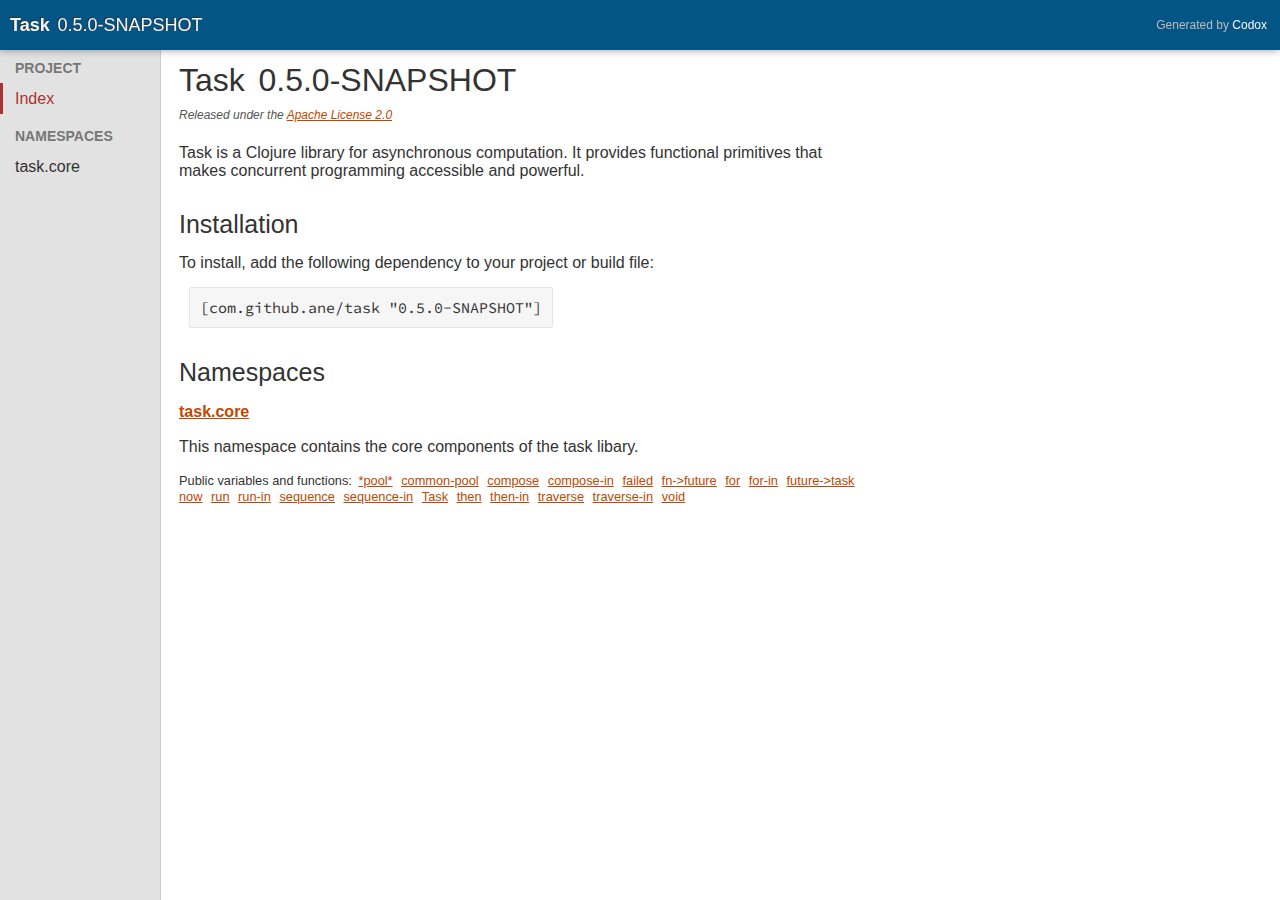
<file: docs/api/index.html>
<!DOCTYPE html PUBLIC ""
    "">
<html><head><meta charset="UTF-8" /><title>Task 0.5.0-SNAPSHOT</title><link rel="stylesheet" type="text/css" href="css/default.css" /><link rel="stylesheet" type="text/css" href="css/highlight.css" /><script type="text/javascript" src="js/highlight.min.js"></script><script type="text/javascript" src="js/jquery.min.js"></script><script type="text/javascript" src="js/page_effects.js"></script><script>hljs.initHighlightingOnLoad();</script><link rel="stylesheet" type="text/css" href="css/kingfisher.css" /><link rel="stylesheet" type="text/css" href="https://fonts.googleapis.com/css?family=Open+Sans:400,400i,700|Source+Code+Pro" /></head><body><div id="header"><h2>Generated by <a href="https://github.com/weavejester/codox">Codox</a></h2><h1><a href="index.html"><span class="project-title"><span class="project-name">Task</span> <span class="project-version">0.5.0-SNAPSHOT</span></span></a></h1></div><div class="sidebar primary"><h3 class="no-link"><span class="inner">Project</span></h3><ul class="index-link"><li class="depth-1 current"><a href="index.html"><div class="inner">Index</div></a></li></ul><h3 class="no-link"><span class="inner">Namespaces</span></h3><ul><li class="depth-1 "><a href="task.core.html"><div class="inner"><span>task.core</span></div></a></li></ul></div><div class="namespace-index" id="content"><h1><span class="project-title"><span class="project-name">Task</span> <span class="project-version">0.5.0-SNAPSHOT</span></span></h1><h5 class="license">Released under the <a href="http://www.apache.org/licenses/LICENSE-2.0">Apache License 2.0</a></h5><div class="doc"><p>Task is a Clojure library for asynchronous
  computation. It provides functional primitives that
  makes concurrent programming accessible and powerful.</p></div><h2>Installation</h2><p>To install, add the following dependency to your project or build file:</p><pre class="deps">[com.github.ane/task "0.5.0-SNAPSHOT"]</pre><h2>Namespaces</h2><div class="namespace"><h3><a href="task.core.html">task.core</a></h3><div class="doc"><div class="markdown"><p>This namespace contains the core components of the task libary.</p></div></div><div class="index"><p>Public variables and functions:</p><ul><li> <a href="task.core.html#var-*pool*">*pool*</a> </li><li> <a href="task.core.html#var-common-pool">common-pool</a> </li><li> <a href="task.core.html#var-compose">compose</a> </li><li> <a href="task.core.html#var-compose-in">compose-in</a> </li><li> <a href="task.core.html#var-failed">failed</a> </li><li> <a href="task.core.html#var-fn-.3Efuture">fn-&gt;future</a> </li><li> <a href="task.core.html#var-for">for</a> </li><li> <a href="task.core.html#var-for-in">for-in</a> </li><li> <a href="task.core.html#var-future-.3Etask">future-&gt;task</a> </li><li> <a href="task.core.html#var-now">now</a> </li><li> <a href="task.core.html#var-run">run</a> </li><li> <a href="task.core.html#var-run-in">run-in</a> </li><li> <a href="task.core.html#var-sequence">sequence</a> </li><li> <a href="task.core.html#var-sequence-in">sequence-in</a> </li><li> <a href="task.core.html#var-Task">Task</a> </li><li> <a href="task.core.html#var-then">then</a> </li><li> <a href="task.core.html#var-then-in">then-in</a> </li><li> <a href="task.core.html#var-traverse">traverse</a> </li><li> <a href="task.core.html#var-traverse-in">traverse-in</a> </li><li> <a href="task.core.html#var-void">void</a> </li></ul></div></div></div></body></html>
</file>
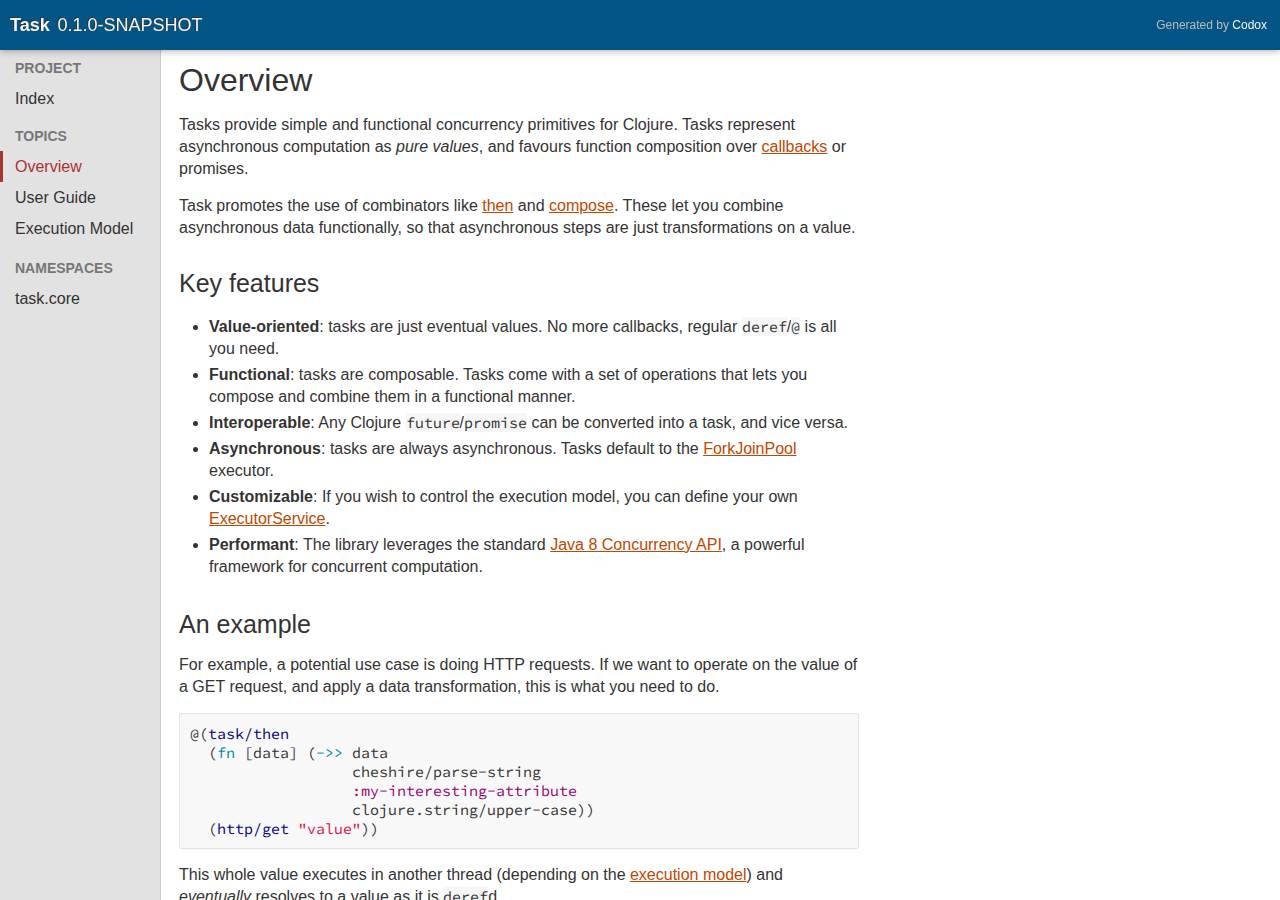
<file: docs/01-overview.html>
<!DOCTYPE html PUBLIC ""
    "">
<html><head><meta charset="UTF-8" /><title>Overview</title><link rel="stylesheet" type="text/css" href="css/default.css" /><link rel="stylesheet" type="text/css" href="css/highlight.css" /><script type="text/javascript" src="js/highlight.min.js"></script><script type="text/javascript" src="js/jquery.min.js"></script><script type="text/javascript" src="js/page_effects.js"></script><script>hljs.initHighlightingOnLoad();</script><link rel="stylesheet" type="text/css" href="css/kingfisher.css" /><link rel="stylesheet" type="text/css" href="https://fonts.googleapis.com/css?family=Open+Sans:400,400i,700|Source+Code+Pro" /></head><body><div id="header"><h2>Generated by <a href="https://github.com/weavejester/codox">Codox</a></h2><h1><a href="index.html"><span class="project-title"><span class="project-name">Task</span> <span class="project-version">0.1.0-SNAPSHOT</span></span></a></h1></div><div class="sidebar primary"><h3 class="no-link"><span class="inner">Project</span></h3><ul class="index-link"><li class="depth-1 "><a href="index.html"><div class="inner">Index</div></a></li></ul><h3 class="no-link"><span class="inner">Topics</span></h3><ul><li class="depth-1  current"><a href="01-overview.html"><div class="inner"><span>Overview</span></div></a></li><li class="depth-1 "><a href="02-guide.html"><div class="inner"><span>User Guide</span></div></a></li><li class="depth-1 "><a href="03-executors.html"><div class="inner"><span>Execution Model</span></div></a></li></ul><h3 class="no-link"><span class="inner">Namespaces</span></h3><ul><li class="depth-1 "><a href="task.core.html"><div class="inner"><span>task.core</span></div></a></li></ul></div><div class="document" id="content"><div class="doc"><div class="markdown"><h1><a href="#overview" name="overview"></a>Overview</h1>
<p>Tasks provide simple and functional concurrency primitives for Clojure. Tasks represent asynchronous computation as <em>pure values</em>, and favours function composition over <a href="https://en.wikipedia.org/wiki/Callback_(computer_programming)">callbacks</a> or promises.</p>
<p>Task promotes the use of combinators like <a href="task.core.html#var-then">then</a> and <a href="task.core.html#var-compose">compose</a>. These let you combine asynchronous data functionally, so that asynchronous steps are just transformations on a value.</p>
<h2><a href="#key-features" name="key-features"></a>Key features</h2>
<ul>
  <li><strong>Value-oriented</strong>: tasks are just eventual values. No more callbacks, regular <code>deref</code>/<code>@</code> is all you need.</li>
  <li><strong>Functional</strong>: tasks are composable. Tasks come with a set of operations that lets you compose and combine them in a functional manner.</li>
  <li><strong>Interoperable</strong>: Any Clojure <code>future</code>/<code>promise</code> can be converted into a task, and vice versa.</li>
  <li><strong>Asynchronous</strong>: tasks are always asynchronous. Tasks default to the <a href="https://docs.oracle.com/javase/8/docs/api/java/util/concurrent/ForkJoinPool.html?is-external=true">ForkJoinPool</a> executor.</li>
  <li><strong>Customizable</strong>: If you wish to control the execution model, you can define your own <a href="https://docs.oracle.com/javase/7/docs/api/java/util/concurrent/ExecutorService.html">ExecutorService</a>.</li>
  <li><strong>Performant</strong>: The library leverages the standard <a href="https://docs.oracle.com/javase/8/docs/technotes/guides/concurrency/changes8.html">Java 8 Concurrency API</a>, a powerful framework for concurrent computation.</li>
</ul>
<h2><a href="#an-example" name="an-example"></a>An example</h2>
<p>For example, a potential use case is doing HTTP requests. If we want to operate on the value of a GET request, and apply a data transformation, this is what you need to do.</p>
<pre><code class="clojure">@(task/then
  (fn [data] (-&gt;&gt; data
                  cheshire/parse-string
                  :my-interesting-attribute
                  clojure.string/upper-case))
  (http/get "value"))
</code></pre>
<p>This whole value executes in another thread (depending on the <a href="./03-executors.html">execution model</a>) and <em>eventually</em> resolves to a value as it is <code>deref</code>d.</p>
<p>The snippet uses <a href="http://www.http-kit.org/">http-kit</a> to launch a GET request asynchronously. The http-kit promise is automatically converted into a task. Once the promise completes, we parse the string into JSON (<code>cheshire/parse-string</code>) and then extract our attribute from it, and then uppercase the results.</p>
<p>All of this is executed asynchronously, so we wrap the call to <code>then</code> with a call to <code>@</code>, which calls <a href="http://clojuredocs.org/clojure.core/deref">deref</a>, a Clojure standard library function, to <em>await</em> its result in the current thread. This blocks the execution of the current thread an and returns the result of the computation.</p>
<p>Head over to the <a href="./02-guide.html">User Guide</a> to learn more!</p></div></div></div></body></html>
</file>
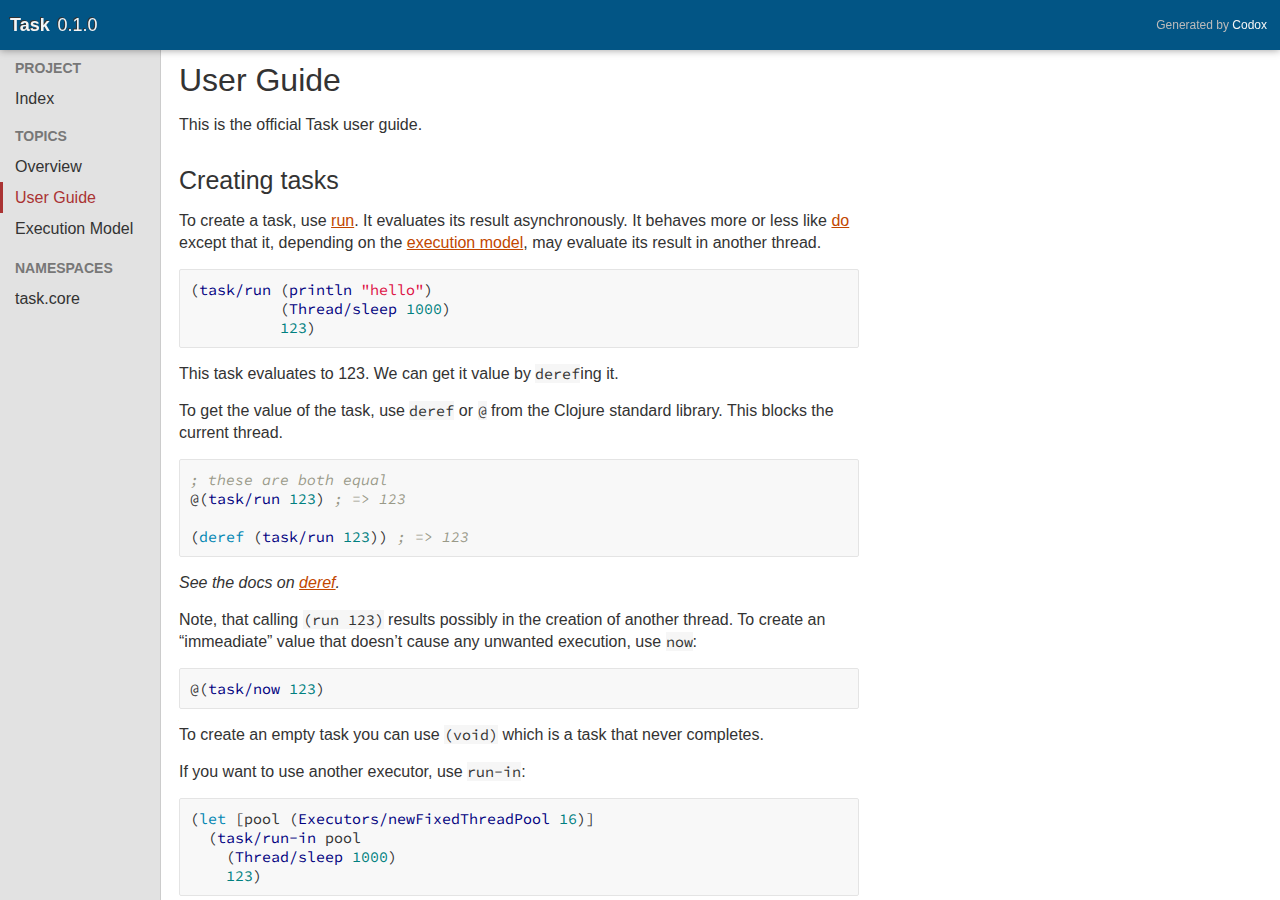
<file: docs/02-guide.html>
<!DOCTYPE html PUBLIC ""
    "">
<html><head><meta charset="UTF-8" /><title>User Guide</title><link rel="stylesheet" type="text/css" href="css/default.css" /><link rel="stylesheet" type="text/css" href="css/highlight.css" /><script type="text/javascript" src="js/highlight.min.js"></script><script type="text/javascript" src="js/jquery.min.js"></script><script type="text/javascript" src="js/page_effects.js"></script><script>hljs.initHighlightingOnLoad();</script><link rel="stylesheet" type="text/css" href="css/kingfisher.css" /><link rel="stylesheet" type="text/css" href="https://fonts.googleapis.com/css?family=Open+Sans:400,400i,700|Source+Code+Pro" /></head><body><div id="header"><h2>Generated by <a href="https://github.com/weavejester/codox">Codox</a></h2><h1><a href="index.html"><span class="project-title"><span class="project-name">Task</span> <span class="project-version">0.1.0</span></span></a></h1></div><div class="sidebar primary"><h3 class="no-link"><span class="inner">Project</span></h3><ul class="index-link"><li class="depth-1 "><a href="index.html"><div class="inner">Index</div></a></li></ul><h3 class="no-link"><span class="inner">Topics</span></h3><ul><li class="depth-1 "><a href="01-overview.html"><div class="inner"><span>Overview</span></div></a></li><li class="depth-1  current"><a href="02-guide.html"><div class="inner"><span>User Guide</span></div></a></li><li class="depth-1 "><a href="03-executors.html"><div class="inner"><span>Execution Model</span></div></a></li></ul><h3 class="no-link"><span class="inner">Namespaces</span></h3><ul><li class="depth-1 "><a href="task.core.html"><div class="inner"><span>task.core</span></div></a></li></ul></div><div class="document" id="content"><div class="doc"><div class="markdown"><h1><a href="#user-guide" name="user-guide"></a>User Guide</h1>
<p>This is the official Task user guide.</p>
<h2><a href="#creating-tasks" name="creating-tasks"></a>Creating tasks</h2>
<p>To create a task, use <a href="task.core.html#var-run">run</a>. It evaluates its result asynchronously. It behaves more or less like <a href="http://clojuredocs.org/clojure.core/do">do</a> except that it, depending on the <a href="https://ane.github.io/task/03-executors.html">execution model</a>, may evaluate its result in another thread.</p>
<pre><code class="clojure">(task/run (println "hello")
          (Thread/sleep 1000)
          123)
</code></pre>
<p>This task evaluates to 123. We can get it value by <code>deref</code>ing it.</p>
<p>To get the value of the task, use <code>deref</code> or <code>@</code> from the Clojure standard library. This blocks the current thread.</p>
<pre><code class="clojure">; these are both equal
@(task/run 123) ; =&gt; 123

(deref (task/run 123)) ; =&gt; 123
</code></pre>
<p><em>See the docs on <a href="http://clojuredocs.org/clojure.core/deref">deref</a>.</em></p>
<p>Note, that calling <code>(run 123)</code> results possibly in the creation of another thread. To create an “immeadiate” value that doesn’t cause any unwanted execution, use <code>now</code>:</p>
<pre><code class="clojure">@(task/now 123)
</code></pre>
<p>To create an empty task you can use <code>(void)</code> which is a task that never completes.</p>
<p>If you want to use another executor, use <code>run-in</code>:</p>
<pre><code class="clojure">(let [pool (Executors/newFixedThreadPool 16)]
  (task/run-in pool
    (Thread/sleep 1000)
    123)
</code></pre>
<h2><a href="#composing-tasks" name="composing-tasks"></a>Composing tasks</h2>
<h3><a href="#function-application-" name="function-application-"></a>Function application: <code>then</code></h3>
<p>If you want to apply a function on the value returned by a task, use <code>then</code>:</p>
<pre><code class="clojure">(task/then clojure.string/upper-case (task/run "asdf"))
; =&gt; ASDF
</code></pre>
<p><code>then</code> produces another task, so you can deref its result:</p>
<pre><code class="clojure">@(task/then inc (task/run 123))

; =&gt; 124
</code></pre>
<p>If you want to apply a function that produces another task, use <code>compose</code>:</p>
<pre><code class="clojure">@(task/compose (fn [x] (task/run
                         (Thread/sleep 1212)
                         (inc x)))
               (task/run 778))
</code></pre>
<p>If you had used <code>then</code> the result would have been a task inside another task.</p>
<h2><a href="#interoperability" name="interoperability"></a>Interoperability</h2>
<p>Standard Clojure <code>future</code> and <code>promise</code> are compatible with tasks:</p>
<pre><code class="clojure">@(then inc (future 9)) ; =&gt; 10

(def foo (promise))

(then println foo)

(deliver foo "hello")

; prints "hello"
</code></pre>
<h2><a href="#using-executors" name="using-executors"></a>Using executors</h2>
<p>Both <code>then</code> and <code>compose</code> accept a third parameter as the <a href="https://docs.oracle.com/javase/7/docs/api/java/util/concurrent/ExecutorService.html">ExecutorService</a>:</p>
<pre><code class="clojure">(let [pool (Executors/newFixedThreadPool 4)]
  (task/then inc (task/run 123) pool))
</code></pre>
<h2><a href="#using-to-avoid-boilerplate" name="using-to-avoid-boilerplate"></a>Using <code>for</code> to avoid boilerplate</h2>
<p>The <a href="task.core.html#var-for">for</a> macro, like its standard library namesake, lets you skip some boilerplate when working with tasks that depend on each other:</p>
<pre><code class="clojure">(task/for [x (task/run 123)
           y (future 123)
           z (task/run (Thread/sleep 1000) 4)]
  (+ x y z))
</code></pre>
<p><code>for</code> evaluates its body once all futures are complete, and the values of each future are bound to their respective bindings.</p>
<h1><a href="#lists-of-tasks" name="lists-of-tasks"></a>Lists of tasks</h1>
<p>If you have a sequence of tasks, and you want to deal with each result as a whole, you can turn a sequence of tasks into a task that evaluates into the values of each task inside it using <a href="task.core.html#var-sequence">sequence</a>:</p>
<pre><code class="clojure">@(task/sequence [(task/run 123) (future 9) (task/run (Thread/sleep 100) "hello")])

; =&gt; [123 9 "hello"]
</code></pre>
<p><code>sequence</code> completes when all the tasks complete.</p>
<h3><a href="#completion" name="completion"></a>Completion</h3>
<p>To check if a task is complete, use <a href="task.core.html#var-done.3F">done?</a>:</p>
<pre><code class="clojure">(task/done? some-task)

(task/done? (task/run (Thread/sleep 123123) 'foo))
; =&gt; false

(task/done? (task/now 1))
</code></pre>
<p>To complete a task before it is done, use <a href="task.core.html#var-complete.21">complete!</a>:</p>
<pre><code class="clojure">(def baz (task/run (Thread/sleep 10000) 'foo))

(task/complete! baz 'bar)

@baz ; =&gt; 'bar
</code></pre>
<p>If the task is already complete, it does nothing.</p>
<p>To get a value anyway if the task isn’t complete, use <a href="task.core.html#var-else">else</a>:</p>
<pre><code class="clojure">(else (task/run (Thread/sleep 1000) 1) 2)

; =&gt; 2
</code></pre>
<h1><a href="#forcing-a-result" name="forcing-a-result"></a>Forcing a result</h1>
<p>To force the result of a task, completed or not, use <a href="task.core.html#var-force.21">force!</a>:</p>
<pre><code class="clojure">(def t (task/now 123))

(task/force! t 'hi)

@t ; =&gt; 'hi
</code></pre>
<h3><a href="#cancellation" name="cancellation"></a>Cancellation</h3>
<p>To cancel a task, use <a href="task.core.html#var-cancel">cancel</a>:</p>
<pre><code class="clojure">(def my-task (task/run (Thread/sleep 10000) 'bla))

(task/cancel my-task)
</code></pre>
<p>To see if the task was cancelled, use <a href="task.core.html#var-cancelled.3F">cancelled?</a>:</p>
<pre><code class="clojure">(cancelled? my-task) ; =&gt; true
</code></pre>
<p>Using <code>deref</code> on a cancelled task blows up, predictably.</p>
<h3><a href="#failures" name="failures"></a>Failures</h3>
<p>A task is said to have <em>failed</em> if its evaluation produced an exception or it produced an exception during its execution. Such a task is a cancelled task (see <a href="#Cancellation">Cancellation</a>), or any task that produces an exception when <code>deref</code>’d:</p>
<pre><code class="clojure">(def oops (task/run (throw (RuntimeException. "hey!"))))

@oops

; RuntimeException hey!  task.core/fn--17494 (form-init7142405608168193525.clj:182)
</code></pre>
<p><a href="null">failed? </a>will tell you if that task has failed:</p>
<pre><code class="clojure">(task/failed? oops) ; =&gt; true
</code></pre>
<p>To create a failed task with some exception, use <a href="task.core.html#var-failed">failed</a>:</p>
<pre><code class="clojure">(def failed-task (task/failed (RuntimeException. "argf")))
</code></pre>
<p>To get the exception that caused the failure, use <a href="task.core.html#var-failure">failure</a>:</p>
<pre><code class="clojure">(task/failure failed-task) ; =&gt; RuntimeException[:cause "argf"] 
</code></pre>
<p>To force a task to fail, like <a href="task.core.html#var-force.21">force!</a>, use <a href="task.core.html#var-fail.21">fail!</a>:</p>
<pre><code class="clojure">(def foo (task/now "hi there"))

(task/fail! foo (IllegalStateException. "poop"))

(task/failed? foo) ; =&gt; true

(task/failure foo) ; =&gt; IllegalStateException[:cause "poop"]
</code></pre>
<p>Chaining a failed task to a normal task will cause the resulting task to fail.</p>
<h1><a href="#recovering-from-errors" name="recovering-from-errors"></a>Recovering from errors</h1>
<p>To recover from errors, use <a href="task.core.html#var-recover">recover</a>:</p>
<pre><code class="clojure">(def boom (task/run (/ 1 0)))

(def incremented (task/then inc boom))
</code></pre>
<p>This will blow up, so we can ensure that the resulting operation succeeds:</p>
<pre><code class="clojure">@(recover incremented
          (fn [ex]
            (println "caught exception: " (.getMessage ex))
            123))

; caught exception: java.lang.ArithmeticException: Divide by zero
; =&gt; 123
</code></pre>
<p>So you can recover from potential failures using a backup value from the function. Supplying a non-function will just recover with that value:</p>
<pre><code class="clojure">@(recover boom "hello") ; =&gt; "hello"
</code></pre></div></div></div></body></html>
</file>
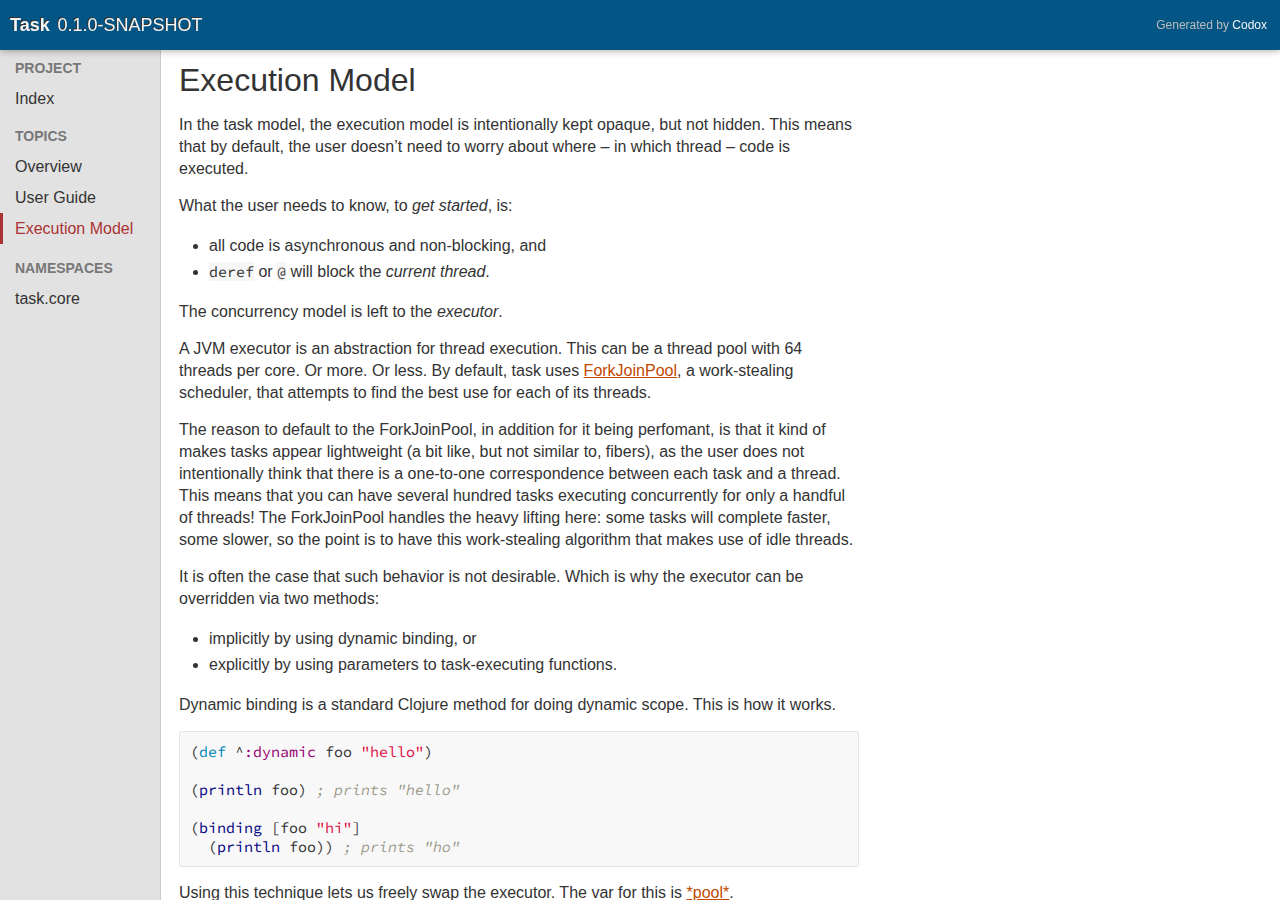
<file: docs/03-executors.html>
<!DOCTYPE html PUBLIC ""
    "">
<html><head><meta charset="UTF-8" /><title>Execution Model</title><link rel="stylesheet" type="text/css" href="css/default.css" /><link rel="stylesheet" type="text/css" href="css/highlight.css" /><script type="text/javascript" src="js/highlight.min.js"></script><script type="text/javascript" src="js/jquery.min.js"></script><script type="text/javascript" src="js/page_effects.js"></script><script>hljs.initHighlightingOnLoad();</script><link rel="stylesheet" type="text/css" href="css/kingfisher.css" /><link rel="stylesheet" type="text/css" href="https://fonts.googleapis.com/css?family=Open+Sans:400,400i,700|Source+Code+Pro" /></head><body><div id="header"><h2>Generated by <a href="https://github.com/weavejester/codox">Codox</a></h2><h1><a href="index.html"><span class="project-title"><span class="project-name">Task</span> <span class="project-version">0.1.0-SNAPSHOT</span></span></a></h1></div><div class="sidebar primary"><h3 class="no-link"><span class="inner">Project</span></h3><ul class="index-link"><li class="depth-1 "><a href="index.html"><div class="inner">Index</div></a></li></ul><h3 class="no-link"><span class="inner">Topics</span></h3><ul><li class="depth-1 "><a href="01-overview.html"><div class="inner"><span>Overview</span></div></a></li><li class="depth-1 "><a href="02-guide.html"><div class="inner"><span>User Guide</span></div></a></li><li class="depth-1  current"><a href="03-executors.html"><div class="inner"><span>Execution Model</span></div></a></li></ul><h3 class="no-link"><span class="inner">Namespaces</span></h3><ul><li class="depth-1 "><a href="task.core.html"><div class="inner"><span>task.core</span></div></a></li></ul></div><div class="document" id="content"><div class="doc"><div class="markdown"><h1><a href="#execution-model" name="execution-model"></a>Execution Model</h1>
<p>In the task model, the execution model is intentionally kept opaque, but not hidden. This means that by default, the user doesn’t need to worry about where – in which thread – code is executed. </p>
<p>What the user needs to know, to <em>get started</em>, is:</p>
<ul>
  <li>all code is asynchronous and non-blocking, and</li>
  <li><code>deref</code> or <code>@</code> will block the <em>current thread</em>.</li>
</ul>
<p>The concurrency model is left to the <em>executor</em>.</p>
<p>A JVM executor is an abstraction for thread execution. This can be a thread pool with 64 threads per core. Or more. Or less. By default, task uses <a href="https://docs.oracle.com/javase/8/docs/api/java/util/concurrent/ForkJoinPool.html">ForkJoinPool</a>, a work-stealing scheduler, that attempts to find the best use for each of its threads.</p>
<p>The reason to default to the ForkJoinPool, in addition for it being perfomant, is that it kind of makes tasks appear lightweight (a bit like, but not similar to, fibers), as the user does not intentionally think that there is a one-to-one correspondence between each task and a thread. This means that you can have several hundred tasks executing concurrently for only a handful of threads! The ForkJoinPool handles the heavy lifting here: some tasks will complete faster, some slower, so the point is to have this work-stealing algorithm that makes use of idle threads.</p>
<p>It is often the case that such behavior is not desirable. Which is why the executor can be overridden via two methods:</p>
<ul>
  <li>implicitly by using dynamic binding, or</li>
  <li>explicitly by using parameters to task-executing functions.</li>
</ul>
<p>Dynamic binding is a standard Clojure method for doing dynamic scope. This is how it works.</p>
<pre><code class="clojure">(def ^:dynamic foo "hello")

(println foo) ; prints "hello"

(binding [foo "hi"]
  (println foo)) ; prints "ho"
</code></pre>
<p>Using this technique lets us freely swap the executor. The var for this is <a href="task.core.html#var-*pool*">*pool*</a>.</p>
<pre><code class="clojure">TODO: example
</code></pre>
<p>The JVM offers <a href="https://docs.oracle.com/javase/8/docs/api/java/util/concurrent/ExecutorService.html">several</a> you can freely chose from. This document is not a guide on their details, the user is left to explore that page or the Internet for more examples. </p>
<p>Usually, in 99% of cases, the default <code>ForkJoinPool</code> executor is just fine. But the option to customize is there.</p>
<h2><a href="#blocking-pitfalls" name="blocking-pitfalls"></a>Blocking pitfalls</h2>
<p>To get the value out of a task, you deref it. This blocks the executing thread. It is generally safe to do so, but choosing the wrong kind of executor might yield strange behaviour.</p>
<p>For example, when using a <a href="https://docs.oracle.com/javase/8/docs/api/java/util/concurrent/Executors.html#newFixedThreadPool-int-">fixed thread pool</a> like this, it might not be obvious that once you run out of threads, the whole program will grind to a halt.</p>
<p>This is particularly nasty if you do it inside a HTTP server, e.g. you use the same thread pool for handling incoming web requests and database access. If your database hangs and takes time to answer the questions, the web server, which shares the thread pool, cannot spawn new threads to handle incoming requests and the web server will appear unresponsive!</p></div></div></div></body></html>
</file>
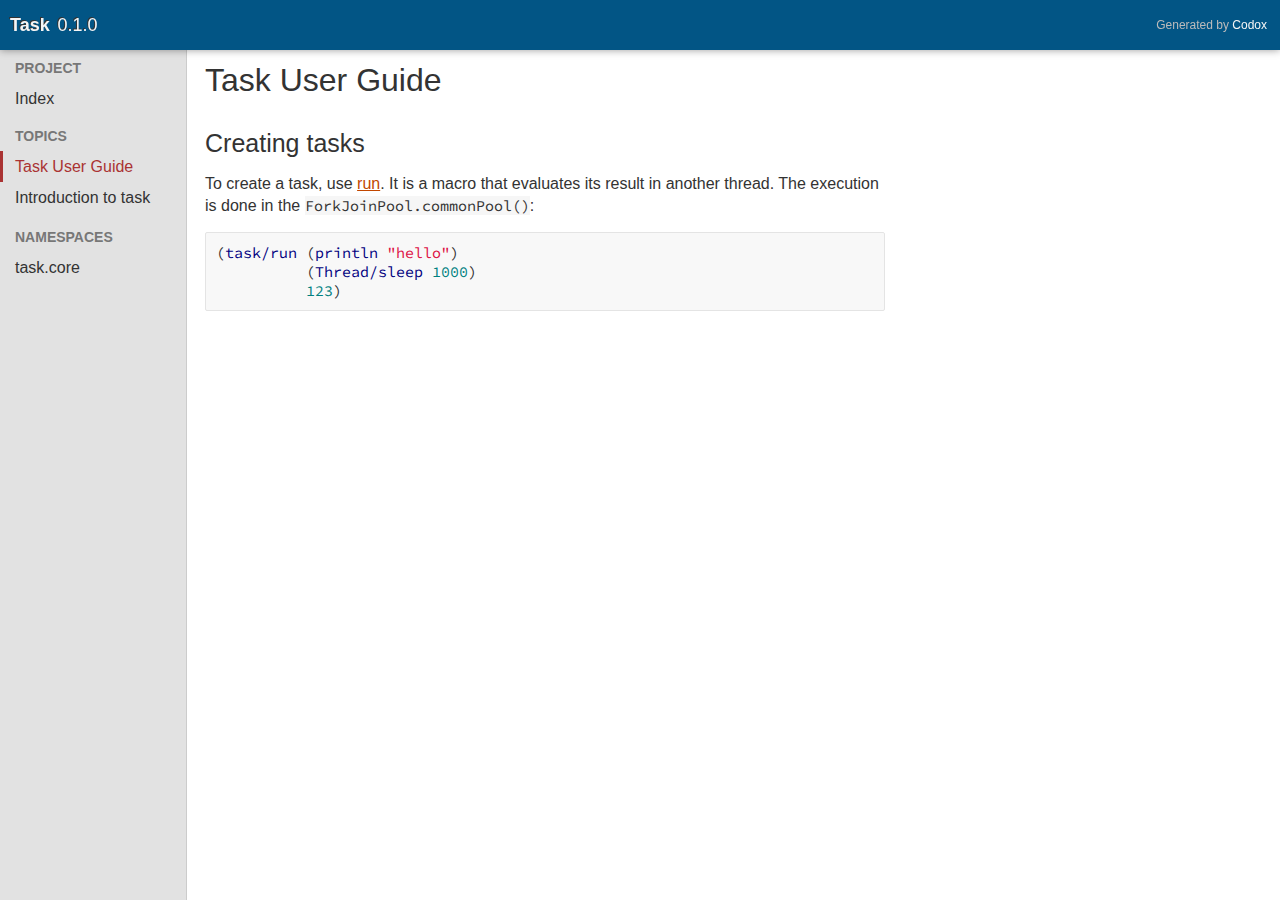
<file: docs/guide.html>
<!DOCTYPE html PUBLIC ""
    "">
<html><head><meta charset="UTF-8" /><title>Task User Guide</title><link rel="stylesheet" type="text/css" href="css/default.css" /><link rel="stylesheet" type="text/css" href="css/highlight.css" /><script type="text/javascript" src="js/highlight.min.js"></script><script type="text/javascript" src="js/jquery.min.js"></script><script type="text/javascript" src="js/page_effects.js"></script><script>hljs.initHighlightingOnLoad();</script><link rel="stylesheet" type="text/css" href="css/kingfisher.css" /><link rel="stylesheet" type="text/css" href="https://fonts.googleapis.com/css?family=Open+Sans:400,400i,700|Source+Code+Pro" /></head><body><div id="header"><h2>Generated by <a href="https://github.com/weavejester/codox">Codox</a></h2><h1><a href="index.html"><span class="project-title"><span class="project-name">Task</span> <span class="project-version">0.1.0</span></span></a></h1></div><div class="sidebar primary"><h3 class="no-link"><span class="inner">Project</span></h3><ul class="index-link"><li class="depth-1 "><a href="index.html"><div class="inner">Index</div></a></li></ul><h3 class="no-link"><span class="inner">Topics</span></h3><ul><li class="depth-1  current"><a href="guide.html"><div class="inner"><span>Task User Guide</span></div></a></li><li class="depth-1 "><a href="intro.html"><div class="inner"><span>Introduction to task</span></div></a></li></ul><h3 class="no-link"><span class="inner">Namespaces</span></h3><ul><li class="depth-1 "><a href="task.core.html"><div class="inner"><span>task.core</span></div></a></li></ul></div><div class="document" id="content"><div class="doc"><div class="markdown"><h1><a href="#task-user-guide" name="task-user-guide"></a>Task User Guide</h1>
<h2><a href="#creating-tasks" name="creating-tasks"></a>Creating tasks</h2>
<p>To create a task, use <a href="task.core.html#var-run">run</a>. It is a macro that evaluates its result in another thread. The execution is done in the <code>ForkJoinPool.commonPool()</code>:</p>
<pre><code class="clojure">(task/run (println "hello")
          (Thread/sleep 1000)
          123)
</code></pre></div></div></div></body></html>
</file>
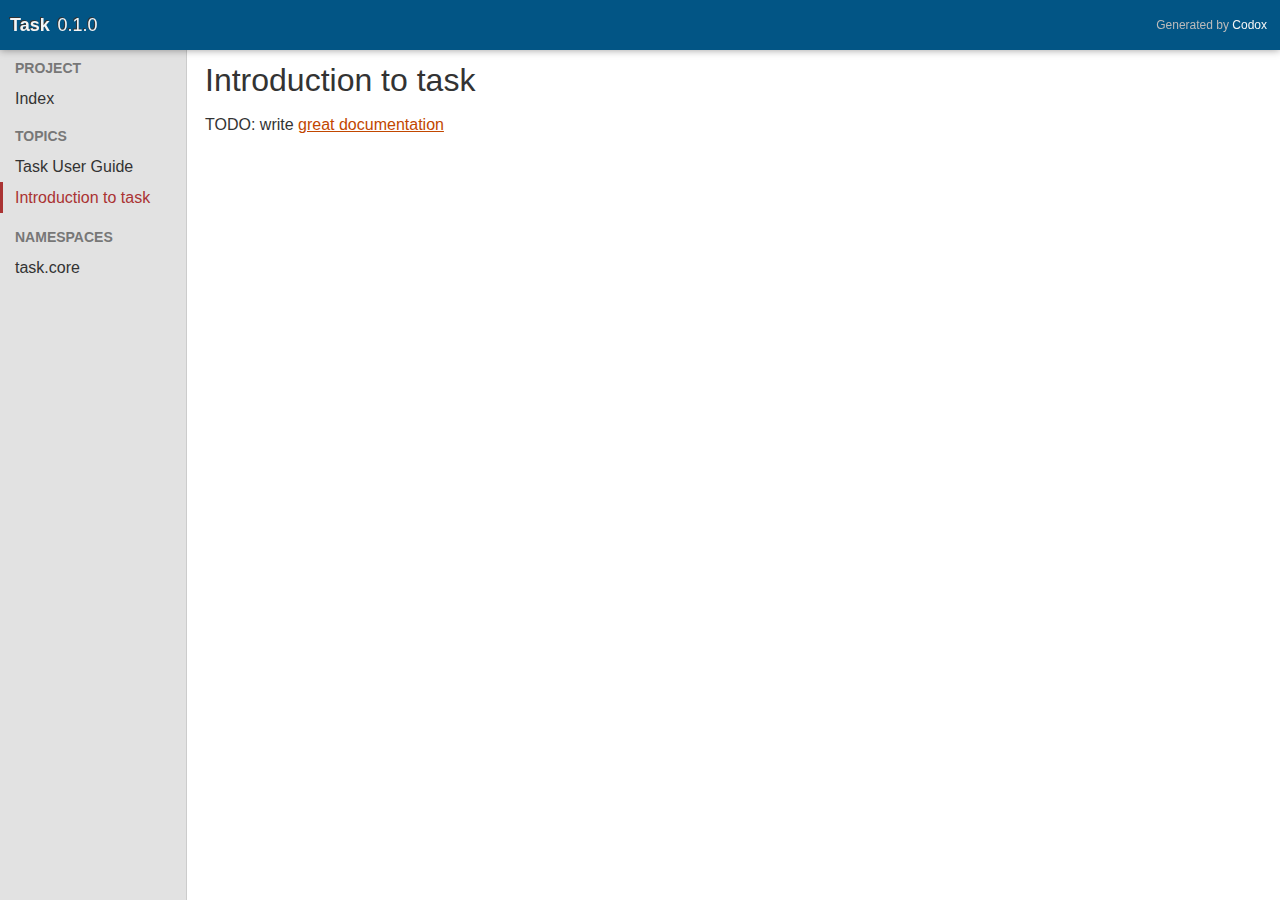
<file: docs/intro.html>
<!DOCTYPE html PUBLIC ""
    "">
<html><head><meta charset="UTF-8" /><title>Introduction to task</title><link rel="stylesheet" type="text/css" href="css/default.css" /><link rel="stylesheet" type="text/css" href="css/highlight.css" /><script type="text/javascript" src="js/highlight.min.js"></script><script type="text/javascript" src="js/jquery.min.js"></script><script type="text/javascript" src="js/page_effects.js"></script><script>hljs.initHighlightingOnLoad();</script><link rel="stylesheet" type="text/css" href="css/kingfisher.css" /><link rel="stylesheet" type="text/css" href="https://fonts.googleapis.com/css?family=Open+Sans:400,400i,700|Source+Code+Pro" /></head><body><div id="header"><h2>Generated by <a href="https://github.com/weavejester/codox">Codox</a></h2><h1><a href="index.html"><span class="project-title"><span class="project-name">Task</span> <span class="project-version">0.1.0</span></span></a></h1></div><div class="sidebar primary"><h3 class="no-link"><span class="inner">Project</span></h3><ul class="index-link"><li class="depth-1 "><a href="index.html"><div class="inner">Index</div></a></li></ul><h3 class="no-link"><span class="inner">Topics</span></h3><ul><li class="depth-1 "><a href="guide.html"><div class="inner"><span>Task User Guide</span></div></a></li><li class="depth-1  current"><a href="intro.html"><div class="inner"><span>Introduction to task</span></div></a></li></ul><h3 class="no-link"><span class="inner">Namespaces</span></h3><ul><li class="depth-1 "><a href="task.core.html"><div class="inner"><span>task.core</span></div></a></li></ul></div><div class="document" id="content"><div class="doc"><div class="markdown"><h1><a href="#introduction-to-task" name="introduction-to-task"></a>Introduction to task</h1>
<p>TODO: write <a href="http://jacobian.org/writing/what-to-write/">great documentation</a></p></div></div></div></body></html>
</file>
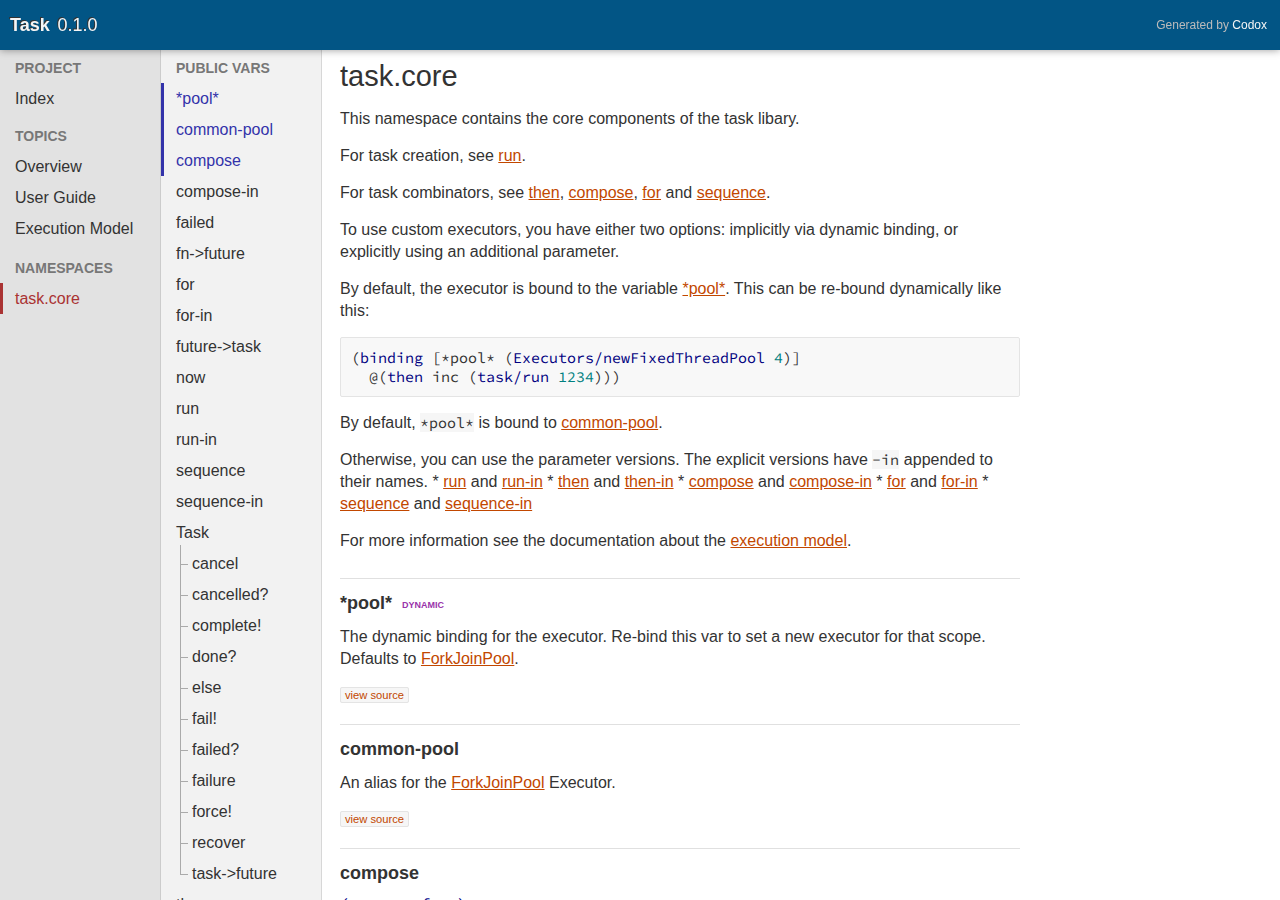
<file: docs/task.core.html>
<!DOCTYPE html PUBLIC ""
    "">
<html><head><meta charset="UTF-8" /><title>task.core documentation</title><link rel="stylesheet" type="text/css" href="css/default.css" /><link rel="stylesheet" type="text/css" href="css/highlight.css" /><script type="text/javascript" src="js/highlight.min.js"></script><script type="text/javascript" src="js/jquery.min.js"></script><script type="text/javascript" src="js/page_effects.js"></script><script>hljs.initHighlightingOnLoad();</script><link rel="stylesheet" type="text/css" href="css/kingfisher.css" /><link rel="stylesheet" type="text/css" href="https://fonts.googleapis.com/css?family=Open+Sans:400,400i,700|Source+Code+Pro" /></head><body><div id="header"><h2>Generated by <a href="https://github.com/weavejester/codox">Codox</a></h2><h1><a href="index.html"><span class="project-title"><span class="project-name">Task</span> <span class="project-version">0.1.0</span></span></a></h1></div><div class="sidebar primary"><h3 class="no-link"><span class="inner">Project</span></h3><ul class="index-link"><li class="depth-1 "><a href="index.html"><div class="inner">Index</div></a></li></ul><h3 class="no-link"><span class="inner">Topics</span></h3><ul><li class="depth-1 "><a href="01-overview.html"><div class="inner"><span>Overview</span></div></a></li><li class="depth-1 "><a href="02-guide.html"><div class="inner"><span>User Guide</span></div></a></li><li class="depth-1 "><a href="03-executors.html"><div class="inner"><span>Execution Model</span></div></a></li></ul><h3 class="no-link"><span class="inner">Namespaces</span></h3><ul><li class="depth-1 current"><a href="task.core.html"><div class="inner"><span>task.core</span></div></a></li></ul></div><div class="sidebar secondary"><h3><a href="#top"><span class="inner">Public Vars</span></a></h3><ul><li class="depth-1"><a href="task.core.html#var-*pool*"><div class="inner"><span>*pool*</span></div></a></li><li class="depth-1"><a href="task.core.html#var-common-pool"><div class="inner"><span>common-pool</span></div></a></li><li class="depth-1"><a href="task.core.html#var-compose"><div class="inner"><span>compose</span></div></a></li><li class="depth-1"><a href="task.core.html#var-compose-in"><div class="inner"><span>compose-in</span></div></a></li><li class="depth-1"><a href="task.core.html#var-failed"><div class="inner"><span>failed</span></div></a></li><li class="depth-1"><a href="task.core.html#var-fn-.3Efuture"><div class="inner"><span>fn-&gt;future</span></div></a></li><li class="depth-1"><a href="task.core.html#var-for"><div class="inner"><span>for</span></div></a></li><li class="depth-1"><a href="task.core.html#var-for-in"><div class="inner"><span>for-in</span></div></a></li><li class="depth-1"><a href="task.core.html#var-future-.3Etask"><div class="inner"><span>future-&gt;task</span></div></a></li><li class="depth-1"><a href="task.core.html#var-now"><div class="inner"><span>now</span></div></a></li><li class="depth-1"><a href="task.core.html#var-run"><div class="inner"><span>run</span></div></a></li><li class="depth-1"><a href="task.core.html#var-run-in"><div class="inner"><span>run-in</span></div></a></li><li class="depth-1"><a href="task.core.html#var-sequence"><div class="inner"><span>sequence</span></div></a></li><li class="depth-1"><a href="task.core.html#var-sequence-in"><div class="inner"><span>sequence-in</span></div></a></li><li class="depth-1"><a href="task.core.html#var-Task"><div class="inner"><span>Task</span></div></a></li><li class="depth-2 branch"><a href="task.core.html#var-cancel"><div class="inner"><span class="tree"><span class="top"></span><span class="bottom"></span></span><span>cancel</span></div></a></li><li class="depth-2 branch"><a href="task.core.html#var-cancelled.3F"><div class="inner"><span class="tree"><span class="top"></span><span class="bottom"></span></span><span>cancelled?</span></div></a></li><li class="depth-2 branch"><a href="task.core.html#var-complete.21"><div class="inner"><span class="tree"><span class="top"></span><span class="bottom"></span></span><span>complete!</span></div></a></li><li class="depth-2 branch"><a href="task.core.html#var-done.3F"><div class="inner"><span class="tree"><span class="top"></span><span class="bottom"></span></span><span>done?</span></div></a></li><li class="depth-2 branch"><a href="task.core.html#var-else"><div class="inner"><span class="tree"><span class="top"></span><span class="bottom"></span></span><span>else</span></div></a></li><li class="depth-2 branch"><a href="task.core.html#var-fail.21"><div class="inner"><span class="tree"><span class="top"></span><span class="bottom"></span></span><span>fail!</span></div></a></li><li class="depth-2 branch"><a href="task.core.html#var-failed.3F"><div class="inner"><span class="tree"><span class="top"></span><span class="bottom"></span></span><span>failed?</span></div></a></li><li class="depth-2 branch"><a href="task.core.html#var-failure"><div class="inner"><span class="tree"><span class="top"></span><span class="bottom"></span></span><span>failure</span></div></a></li><li class="depth-2 branch"><a href="task.core.html#var-force.21"><div class="inner"><span class="tree"><span class="top"></span><span class="bottom"></span></span><span>force!</span></div></a></li><li class="depth-2 branch"><a href="task.core.html#var-recover"><div class="inner"><span class="tree"><span class="top"></span><span class="bottom"></span></span><span>recover</span></div></a></li><li class="depth-2"><a href="task.core.html#var-task-.3Efuture"><div class="inner"><span class="tree"><span class="top"></span><span class="bottom"></span></span><span>task-&gt;future</span></div></a></li><li class="depth-1"><a href="task.core.html#var-then"><div class="inner"><span>then</span></div></a></li><li class="depth-1"><a href="task.core.html#var-then-in"><div class="inner"><span>then-in</span></div></a></li><li class="depth-1"><a href="task.core.html#var-void"><div class="inner"><span>void</span></div></a></li></ul></div><div class="namespace-docs" id="content"><h1 class="anchor" id="top">task.core</h1><div class="doc"><div class="markdown"><p>This namespace contains the core components of the task libary.</p>
<p>For task creation, see <a href="task.core.html#var-run">run</a>.</p>
<p>For task combinators, see <a href="task.core.html#var-then">then</a>, <a href="task.core.html#var-compose">compose</a>, <a href="task.core.html#var-for">for</a> and <a href="task.core.html#var-sequence">sequence</a>.</p>
<p>To use custom executors, you have either two options: implicitly via dynamic binding, or explicitly using an additional parameter.</p>
<p>By default, the executor is bound to the variable <a href="task.core.html#var-*pool*">*pool*</a>. This can be re-bound dynamically  like this:</p>
<pre><code class="clojure">(binding [*pool* (Executors/newFixedThreadPool 4)]
  @(then inc (task/run 1234)))
</code></pre>
<p>By default, <code>*pool*</code> is bound to <a href="task.core.html#var-common-pool">common-pool</a>.</p>
<p>Otherwise, you can use the parameter versions. The explicit versions have <code>-in</code> appended to their names.  * <a href="task.core.html#var-run">run</a> and <a href="task.core.html#var-run-in">run-in</a>  * <a href="task.core.html#var-then">then</a> and <a href="task.core.html#var-then-in">then-in</a>  * <a href="task.core.html#var-compose">compose</a> and <a href="task.core.html#var-compose-in">compose-in</a>  * <a href="task.core.html#var-for">for</a> and <a href="task.core.html#var-for-in">for-in</a>  * <a href="task.core.html#var-sequence">sequence</a> and <a href="task.core.html#var-sequence-in">sequence-in</a></p>
<p>For more information see the documentation about the <a href="./03-executors.html">execution model</a>.</p></div></div><div class="public anchor" id="var-*pool*"><h3>*pool*</h3><h4 class="dynamic">dynamic</h4><div class="usage"></div><div class="doc"><div class="markdown"><p>The dynamic binding for the executor. Re-bind this var to set a new executor for that scope. Defaults to <a href="https://docs.oracle.com/javase/8/docs/api/java/util/concurrent/ForkJoinPool.html">ForkJoinPool</a>.</p></div></div><div class="src-link"><a href="https://github.com/ane/task/blob/master/src/main/clj/task/core.clj#L103">view source</a></div></div><div class="public anchor" id="var-common-pool"><h3>common-pool</h3><div class="usage"></div><div class="doc"><div class="markdown"><p>An alias for the <a href="https://docs.oracle.com/javase/8/docs/api/java/util/concurrent/ForkJoinPool.html">ForkJoinPool</a> Executor.</p></div></div><div class="src-link"><a href="https://github.com/ane/task/blob/master/src/main/clj/task/core.clj#L99">view source</a></div></div><div class="public anchor" id="var-compose"><h3>compose</h3><div class="usage"><code>(compose func)</code><code>(compose func task)</code></div><div class="doc"><div class="markdown"><p>Chain two tasks together. Applies <code>func</code>, which is a function returning a task, to the result of <code>task</code>. This returns a new task.</p>
<p>Should be used when the function to <a href="task.core.html#var-then">then</a> returns a task, which would otherwise result in a task inside a task.</p>
<p>With one argument, create a function that accepts a task. With two args, apply <code>func</code> to <code>task</code> directly.</p>
<p>By default, it uses the executor bound to <a href="task.core.html#var-*pool*">*pool*</a>.</p>
<p>See also <a href="task.core.html#var-compose-in">compose-in</a>.</p></div></div><div class="src-link"><a href="https://github.com/ane/task/blob/master/src/main/clj/task/core.clj#L174">view source</a></div></div><div class="public anchor" id="var-compose-in"><h3>compose-in</h3><div class="usage"><code>(compose-in executor f task)</code></div><div class="doc"><div class="markdown"><p>Like <a href="task.core.html#var-compose">compose</a>, but use the explicit executor given in <code>executor</code>.</p></div></div><div class="src-link"><a href="https://github.com/ane/task/blob/master/src/main/clj/task/core.clj#L167">view source</a></div></div><div class="public anchor" id="var-failed"><h3>failed</h3><div class="usage"><code>(failed t)</code></div><div class="doc"><div class="markdown"><p>Create a new task that fails with <code>t</code>.</p></div></div><div class="src-link"><a href="https://github.com/ane/task/blob/master/src/main/clj/task/core.clj#L247">view source</a></div></div><div class="public anchor" id="var-fn-.3Efuture"><h3>fn-&gt;future</h3><div class="usage"><code>(fn-&gt;future func &amp; [executor])</code></div><div class="doc"><div class="markdown"><p>Convert any function into a CompletableFuture.</p></div></div><div class="src-link"><a href="https://github.com/ane/task/blob/master/src/main/clj/task/core.clj#L113">view source</a></div></div><div class="public anchor" id="var-for"><h3>for</h3><h4 class="type">macro</h4><div class="usage"><code>(for bindings &amp; body)</code></div><div class="doc"><div class="markdown"><p>Chain multiple tasks together. Returns a new task that evaluates when all the tasks are ready together. The task evaluates to <code>body</code>. Uses the executor bound to <a href="task.core.html#var-*pool*">*pool*</a> by default.</p></div></div><div class="src-link"><a href="https://github.com/ane/task/blob/master/src/main/clj/task/core.clj#L191">view source</a></div></div><div class="public anchor" id="var-for-in"><h3>for-in</h3><h4 class="type">macro</h4><div class="usage"><code>(for-in executor bindings &amp; body)</code></div><div class="doc"><div class="markdown"><p>Chain multiple tasks together. Returns a new task that evaluates when all the tasks are ready together. The task evaluates to <code>body</code>. Uses the <code>executor</code> executor.</p></div></div><div class="src-link"><a href="https://github.com/ane/task/blob/master/src/main/clj/task/core.clj#L198">view source</a></div></div><div class="public anchor" id="var-future-.3Etask"><h3>future-&gt;task</h3><div class="usage"><code>(future-&gt;task fut)</code></div><div class="doc"><div class="markdown"><p>Convert a CompletableFuture into a Task.</p></div></div><div class="src-link"><a href="https://github.com/ane/task/blob/master/src/main/clj/task/core.clj#L67">view source</a></div></div><div class="public anchor" id="var-now"><h3>now</h3><div class="usage"><code>(now value)</code></div><div class="doc"><div class="markdown"><p>Create a task that completes immediately with <code>value</code>.</p></div></div><div class="src-link"><a href="https://github.com/ane/task/blob/master/src/main/clj/task/core.clj#L108">view source</a></div></div><div class="public anchor" id="var-run"><h3>run</h3><h4 class="type">macro</h4><div class="usage"><code>(run &amp; body)</code></div><div class="doc"><div class="markdown"><p>Create a task. Runs <code>body</code> according to the execution model. Produces a <a href="task.core.html#var-Task">Task</a> that evaluates to the result of <code>body</code>.</p>
<p>This <em>may</em> mean running in another thread.  The default behaviour is the executor bound to <a href="task.core.html#var-*pool*">*pool*</a> which <code>body</code> inside  the <a href="https://docs.oracle.com/javase/8/docs/api/java/util/concurrent/ForkJoinPool.html">ForkJoinPool</a>  executor.</p></div></div><div class="src-link"><a href="https://github.com/ane/task/blob/master/src/main/clj/task/core.clj#L118">view source</a></div></div><div class="public anchor" id="var-run-in"><h3>run-in</h3><h4 class="type">macro</h4><div class="usage"><code>(run-in executor &amp; body)</code></div><div class="doc"><div class="markdown"><p>Execute <code>body</code> inside the supplied <a href="https://docs.oracle.com/javase/8/docs/api/java/util/concurrent/ExecutorService.html">ExecutorServce</a>.</p></div></div><div class="src-link"><a href="https://github.com/ane/task/blob/master/src/main/clj/task/core.clj#L128">view source</a></div></div><div class="public anchor" id="var-sequence"><h3>sequence</h3><div class="usage"><code>(sequence tasks)</code></div><div class="doc"><div class="markdown"><p>Turn a sequence of tasks into a task of a sequence. Returns a new task returning a vector of all the results of each task. The task evaluates when all the tasks evaluate.</p>
<p>Rebind <a href="task.core.html#var-*pool*">*pool*</a> to change the executor.</p></div></div><div class="src-link"><a href="https://github.com/ane/task/blob/master/src/main/clj/task/core.clj#L239">view source</a></div></div><div class="public anchor" id="var-sequence-in"><h3>sequence-in</h3><div class="usage"><code>(sequence-in executor tasks)</code></div><div class="doc"><div class="markdown"><p>Like <a href="task.core.html#var-sequence">sequence</a>, but pass explicit <code>executor</code>.</p></div></div><div class="src-link"><a href="https://github.com/ane/task/blob/master/src/main/clj/task/core.clj#L228">view source</a></div></div><div class="public anchor" id="var-Task"><h3>Task</h3><h4 class="type">protocol</h4><div class="usage"></div><div class="doc"><div class="markdown"></div></div><div class="members"><h4>members</h4><div class="inner"><div class="public anchor" id="var-cancel"><h3>cancel</h3><div class="usage"><code>(cancel this)</code></div><div class="doc"><div class="markdown"><p>Attempt to cancel the future, returns true if it cancelled.</p></div></div></div><div class="public anchor" id="var-cancelled.3F"><h3>cancelled?</h3><div class="usage"><code>(cancelled? this)</code></div><div class="doc"><div class="markdown"><p>Was the task cancelled?</p></div></div></div><div class="public anchor" id="var-complete.21"><h3>complete!</h3><div class="usage"><code>(complete! this value)</code></div><div class="doc"><div class="markdown"><p>Complete the task with some value if it hasn’t completed already.</p></div></div></div><div class="public anchor" id="var-done.3F"><h3>done?</h3><div class="usage"><code>(done? this)</code></div><div class="doc"><div class="markdown"><p>Has the task completed in any fashion?</p></div></div></div><div class="public anchor" id="var-else"><h3>else</h3><div class="usage"><code>(else this value)</code></div><div class="doc"><div class="markdown"><p>Get the value of the task if it’s complete. Otherwise return <code>value</code>. This is non-blocking.</p></div></div></div><div class="public anchor" id="var-fail.21"><h3>fail!</h3><div class="usage"><code>(fail! this throwable)</code></div><div class="doc"><div class="markdown"><p>Force the task to fail with <code>throwable</code> whether or not already completed.</p></div></div></div><div class="public anchor" id="var-failed.3F"><h3>failed?</h3><div class="usage"><code>(failed? this)</code></div><div class="doc"><div class="markdown"><p>Did the task complete with an exception of any kind?</p></div></div></div><div class="public anchor" id="var-failure"><h3>failure</h3><div class="usage"><code>(failure this)</code></div><div class="doc"><div class="markdown"><p>If the task has completed exceptionally, get the Throwable that produced the exceptional completion.</p></div></div></div><div class="public anchor" id="var-force.21"><h3>force!</h3><div class="usage"><code>(force! this value)</code></div><div class="doc"><div class="markdown"><p>Force the task to return <code>value</code> whether or not already completed.</p></div></div></div><div class="public anchor" id="var-recover"><h3>recover</h3><div class="usage"><code>(recover this f)</code></div><div class="doc"><div class="markdown"><p>Recover possible failures in <code>task</code>. Returns a new task. This task evaluates to two possible values. If the task completes with an exception, this exception is passed to <code>func</code>, and the task evaluates to its result. If the task completes normally, the task will evaluate to that result.</p></div></div></div><div class="public anchor" id="var-task-.3Efuture"><h3>task-&gt;future</h3><div class="usage"><code>(task-&gt;future this)</code></div><div class="doc"><div class="markdown"><p>Convert this task into a CompletableFuture.</p></div></div></div></div></div><div class="src-link"><a href="https://github.com/ane/task/blob/master/src/main/clj/task/core.clj#L49">view source</a></div></div><div class="public anchor" id="var-then"><h3>then</h3><div class="usage"><code>(then func)</code><code>(then func task)</code></div><div class="doc"><div class="markdown"><p>Apply a function to the result of <code>task</code>. Returns a new task.</p>
<p>With one argument, creates a function that accepts a task, and applies <code>func</code> on that task.</p>
<p>With two arguments, applies <code>func</code> to <code>task</code>.</p>
<p>By default, it uses the executor bound to <a href="task.core.html#var-*pool*">*pool*</a>.</p>
<p>See <a href="task.core.html#var-then-in">then-in</a>.</p></div></div><div class="src-link"><a href="https://github.com/ane/task/blob/master/src/main/clj/task/core.clj#L154">view source</a></div></div><div class="public anchor" id="var-then-in"><h3>then-in</h3><div class="usage"><code>(then-in executor f task)</code></div><div class="doc"><div class="markdown"><p>Like <a href="task.core.html#var-then">then</a>, but use the explicit executor given in <code>executor</code>.</p></div></div><div class="src-link"><a href="https://github.com/ane/task/blob/master/src/main/clj/task/core.clj#L148">view source</a></div></div><div class="public anchor" id="var-void"><h3>void</h3><div class="usage"><code>(void)</code></div><div class="doc"><div class="markdown"><p>Create an incomplete task with nothing in it.</p></div></div><div class="src-link"><a href="https://github.com/ane/task/blob/master/src/main/clj/task/core.clj#L223">view source</a></div></div></div></body></html>
</file>
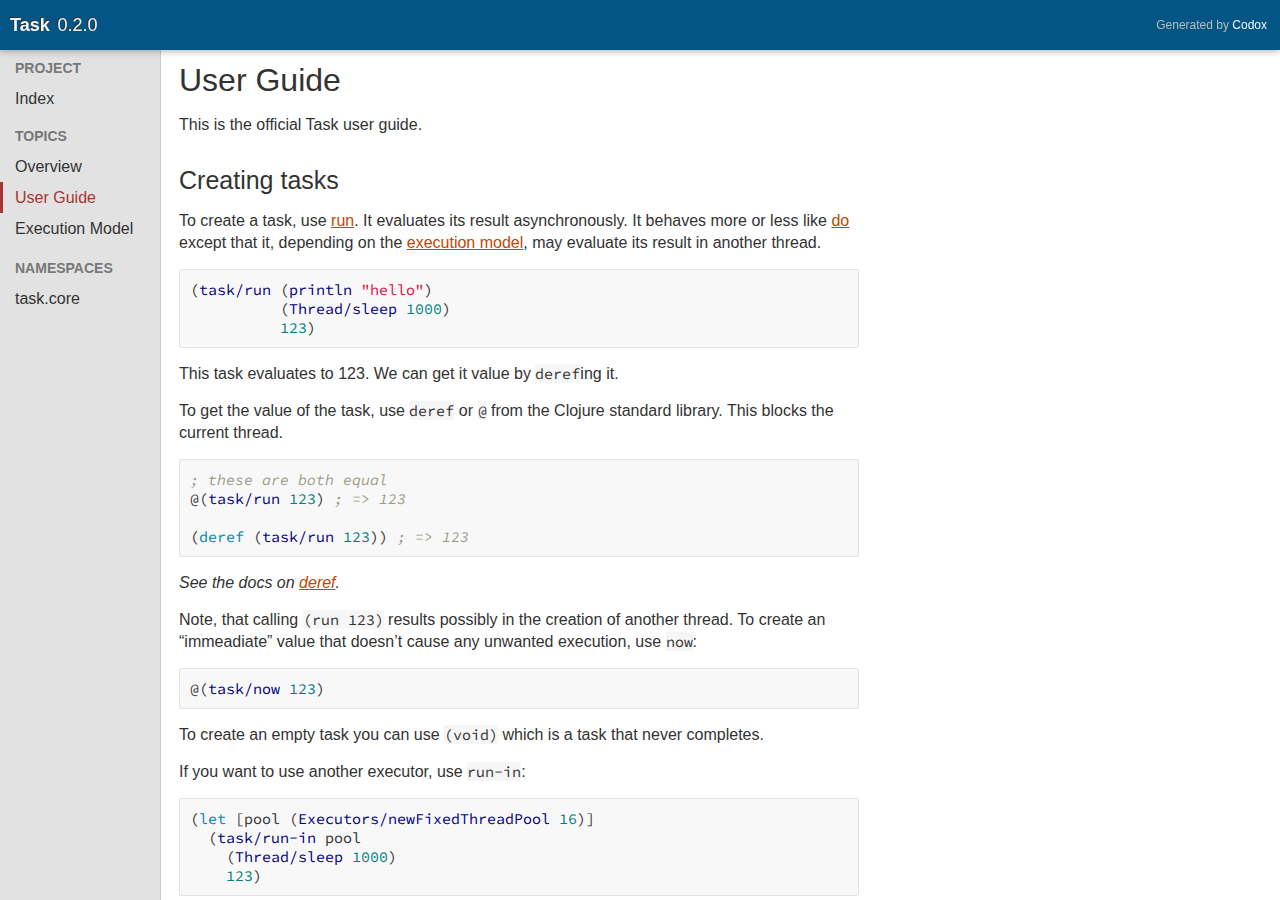
<file: docs/api/02-guide.html>
<!DOCTYPE html PUBLIC ""
    "">
<html><head><meta charset="UTF-8" /><title>User Guide</title><link rel="stylesheet" type="text/css" href="css/default.css" /><link rel="stylesheet" type="text/css" href="css/highlight.css" /><script type="text/javascript" src="js/highlight.min.js"></script><script type="text/javascript" src="js/jquery.min.js"></script><script type="text/javascript" src="js/page_effects.js"></script><script>hljs.initHighlightingOnLoad();</script><link rel="stylesheet" type="text/css" href="css/kingfisher.css" /><link rel="stylesheet" type="text/css" href="https://fonts.googleapis.com/css?family=Open+Sans:400,400i,700|Source+Code+Pro" /></head><body><div id="header"><h2>Generated by <a href="https://github.com/weavejester/codox">Codox</a></h2><h1><a href="index.html"><span class="project-title"><span class="project-name">Task</span> <span class="project-version">0.2.0</span></span></a></h1></div><div class="sidebar primary"><h3 class="no-link"><span class="inner">Project</span></h3><ul class="index-link"><li class="depth-1 "><a href="index.html"><div class="inner">Index</div></a></li></ul><h3 class="no-link"><span class="inner">Topics</span></h3><ul><li class="depth-1 "><a href="01-overview.html"><div class="inner"><span>Overview</span></div></a></li><li class="depth-1  current"><a href="02-guide.html"><div class="inner"><span>User Guide</span></div></a></li><li class="depth-1 "><a href="03-executors.html"><div class="inner"><span>Execution Model</span></div></a></li></ul><h3 class="no-link"><span class="inner">Namespaces</span></h3><ul><li class="depth-1 "><a href="task.core.html"><div class="inner"><span>task.core</span></div></a></li></ul></div><div class="document" id="content"><div class="doc"><div class="markdown"><h1><a href="#user-guide" name="user-guide"></a>User Guide</h1>
<p>This is the official Task user guide.</p>
<h2><a href="#creating-tasks" name="creating-tasks"></a>Creating tasks</h2>
<p>To create a task, use <a href="task.core.html#var-run">run</a>. It evaluates its result asynchronously. It behaves more or less like <a href="http://clojuredocs.org/clojure.core/do">do</a> except that it, depending on the <a href="https://ane.github.io/task/03-executors.html">execution model</a>, may evaluate its result in another thread.</p>
<pre><code class="clojure">(task/run (println "hello")
          (Thread/sleep 1000)
          123)
</code></pre>
<p>This task evaluates to 123. We can get it value by <code>deref</code>ing it.</p>
<p>To get the value of the task, use <code>deref</code> or <code>@</code> from the Clojure standard library. This blocks the current thread.</p>
<pre><code class="clojure">; these are both equal
@(task/run 123) ; =&gt; 123

(deref (task/run 123)) ; =&gt; 123
</code></pre>
<p><em>See the docs on <a href="http://clojuredocs.org/clojure.core/deref">deref</a>.</em></p>
<p>Note, that calling <code>(run 123)</code> results possibly in the creation of another thread. To create an “immeadiate” value that doesn’t cause any unwanted execution, use <code>now</code>:</p>
<pre><code class="clojure">@(task/now 123)
</code></pre>
<p>To create an empty task you can use <code>(void)</code> which is a task that never completes.</p>
<p>If you want to use another executor, use <code>run-in</code>:</p>
<pre><code class="clojure">(let [pool (Executors/newFixedThreadPool 16)]
  (task/run-in pool
    (Thread/sleep 1000)
    123)
</code></pre>
<h2><a href="#composing-tasks" name="composing-tasks"></a>Composing tasks</h2>
<h3><a href="#function-application-" name="function-application-"></a>Function application: <code>then</code></h3>
<p>If you want to apply a function on the value returned by a task, use <code>then</code>:</p>
<pre><code class="clojure">(task/then clojure.string/upper-case (task/run "asdf"))
; =&gt; ASDF
</code></pre>
<p><code>then</code> produces another task, so you can deref its result:</p>
<pre><code class="clojure">@(task/then inc (task/run 123))

; =&gt; 124
</code></pre>
<p>If you want to apply a function that produces another task, use <code>compose</code>:</p>
<pre><code class="clojure">@(task/compose (fn [x] (task/run
                         (Thread/sleep 1212)
                         (inc x)))
               (task/run 778))
</code></pre>
<p>If you had used <code>then</code> the result would have been a task inside another task.</p>
<h2><a href="#interoperability" name="interoperability"></a>Interoperability</h2>
<p>Standard Clojure <code>future</code> and <code>promise</code> are compatible with tasks:</p>
<pre><code class="clojure">@(then inc (future 9)) ; =&gt; 10

(def foo (promise))

(then println foo)

(deliver foo "hello")

; prints "hello"
</code></pre>
<h2><a href="#using-executors" name="using-executors"></a>Using executors</h2>
<p>Both <code>then</code> and <code>compose</code> accept a third parameter as the <a href="https://docs.oracle.com/javase/7/docs/api/java/util/concurrent/ExecutorService.html">ExecutorService</a>:</p>
<pre><code class="clojure">(let [pool (Executors/newFixedThreadPool 4)]
  (task/then inc (task/run 123) pool))
</code></pre>
<h2><a href="#using-to-avoid-boilerplate" name="using-to-avoid-boilerplate"></a>Using <code>for</code> to avoid boilerplate</h2>
<p>The <a href="task.core.html#var-for">for</a> macro, like its standard library namesake, lets you skip some boilerplate when working with tasks that depend on each other:</p>
<pre><code class="clojure">(task/for [x (task/run 123)
           y (future 123)
           z (task/run (Thread/sleep 1000) 4)]
  (+ x y z))
</code></pre>
<p><code>for</code> evaluates its body once all futures are complete, and the values of each future are bound to their respective bindings.</p>
<h1><a href="#lists-of-tasks" name="lists-of-tasks"></a>Lists of tasks</h1>
<p>If you have a sequence of tasks, and you want to deal with each result as a whole, you can turn a sequence of tasks into a task that evaluates into the values of each task inside it using <a href="task.core.html#var-sequence">sequence</a>:</p>
<pre><code class="clojure">@(task/sequence [(task/run 123) (future 9) (task/run (Thread/sleep 100) "hello")])

; =&gt; [123 9 "hello"]
</code></pre>
<p><code>sequence</code> completes when all the tasks complete.</p>
<h3><a href="#completion" name="completion"></a>Completion</h3>
<p>To check if a task is complete, use <a href="task.core.html#var-done.3F">done?</a>:</p>
<pre><code class="clojure">(task/done? some-task)

(task/done? (task/run (Thread/sleep 123123) 'foo))
; =&gt; false

(task/done? (task/now 1))
</code></pre>
<p>To complete a task before it is done, use <a href="task.core.html#var-complete.21">complete!</a>:</p>
<pre><code class="clojure">(def baz (task/run (Thread/sleep 10000) 'foo))

(task/complete! baz 'bar)

@baz ; =&gt; 'bar
</code></pre>
<p>If the task is already complete, it does nothing.</p>
<p>To get a value anyway if the task isn’t complete, use <a href="task.core.html#var-else">else</a>:</p>
<pre><code class="clojure">(else (task/run (Thread/sleep 1000) 1) 2)

; =&gt; 2
</code></pre>
<h1><a href="#forcing-a-result" name="forcing-a-result"></a>Forcing a result</h1>
<p>To force the result of a task, completed or not, use <a href="task.core.html#var-force.21">force!</a>:</p>
<pre><code class="clojure">(def t (task/now 123))

(task/force! t 'hi)

@t ; =&gt; 'hi
</code></pre>
<h3><a href="#cancellation" name="cancellation"></a>Cancellation</h3>
<p>To cancel a task, use <a href="task.core.html#var-cancel">cancel</a>:</p>
<pre><code class="clojure">(def my-task (task/run (Thread/sleep 10000) 'bla))

(task/cancel my-task)
</code></pre>
<p>To see if the task was cancelled, use <a href="task.core.html#var-cancelled.3F">cancelled?</a>:</p>
<pre><code class="clojure">(cancelled? my-task) ; =&gt; true
</code></pre>
<p>Using <code>deref</code> on a cancelled task blows up, predictably.</p>
<h3><a href="#failures" name="failures"></a>Failures</h3>
<p>A task is said to have <em>failed</em> if its evaluation produced an exception or it produced an exception during its execution. Such a task is a cancelled task (see <a href="#Cancellation">Cancellation</a>), or any task that produces an exception when <code>deref</code>’d:</p>
<pre><code class="clojure">(def oops (task/run (throw (RuntimeException. "hey!"))))

@oops

; RuntimeException hey!  task.core/fn--17494 (form-init7142405608168193525.clj:182)
</code></pre>
<p><a href="null">failed? </a>will tell you if that task has failed:</p>
<pre><code class="clojure">(task/failed? oops) ; =&gt; true
</code></pre>
<p>To create a failed task with some exception, use <a href="task.core.html#var-failed">failed</a>:</p>
<pre><code class="clojure">(def failed-task (task/failed (RuntimeException. "argf")))
</code></pre>
<p>To get the exception that caused the failure, use <a href="task.core.html#var-failure">failure</a>:</p>
<pre><code class="clojure">(task/failure failed-task) ; =&gt; RuntimeException[:cause "argf"] 
</code></pre>
<p>To force a task to fail, like <a href="task.core.html#var-force.21">force!</a>, use <a href="task.core.html#var-fail.21">fail!</a>:</p>
<pre><code class="clojure">(def foo (task/now "hi there"))

(task/fail! foo (IllegalStateException. "poop"))

(task/failed? foo) ; =&gt; true

(task/failure foo) ; =&gt; IllegalStateException[:cause "poop"]
</code></pre>
<p>Chaining a failed task to a normal task will cause the resulting task to fail.</p>
<h1><a href="#recovering-from-errors" name="recovering-from-errors"></a>Recovering from errors</h1>
<p>To recover from errors, use <a href="task.core.html#var-recover">recover</a>:</p>
<pre><code class="clojure">(def boom (task/run (/ 1 0)))

(def incremented (task/then inc boom))
</code></pre>
<p>This will blow up, so we can ensure that the resulting operation succeeds:</p>
<pre><code class="clojure">@(recover incremented
          (fn [ex]
            (println "caught exception: " (.getMessage ex))
            123))

; caught exception: java.lang.ArithmeticException: Divide by zero
; =&gt; 123
</code></pre>
<p>So you can recover from potential failures using a backup value from the function. Supplying a non-function will just recover with that value:</p>
<pre><code class="clojure">@(recover boom "hello") ; =&gt; "hello"
</code></pre></div></div></div></body></html>
</file>
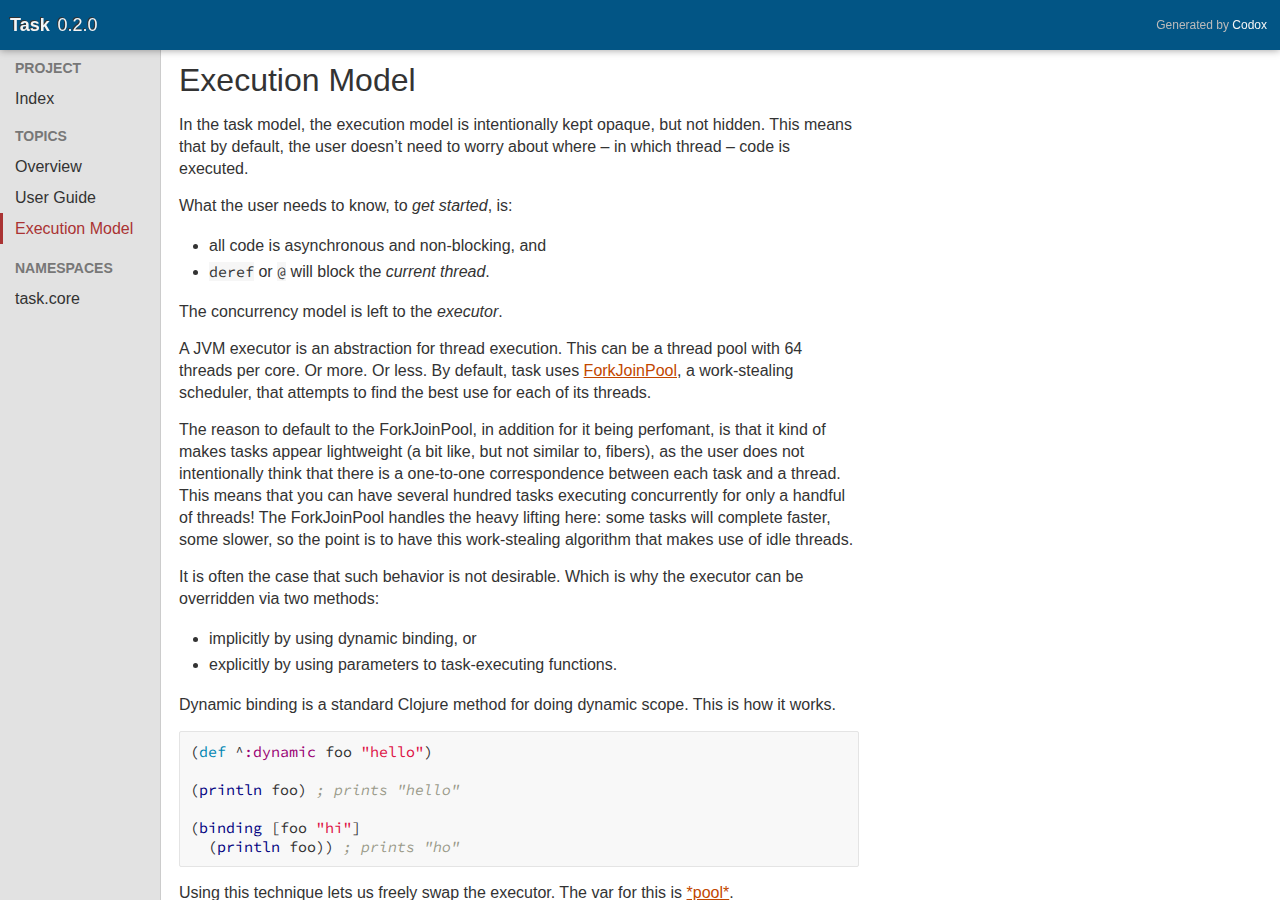
<file: docs/api/03-executors.html>
<!DOCTYPE html PUBLIC ""
    "">
<html><head><meta charset="UTF-8" /><title>Execution Model</title><link rel="stylesheet" type="text/css" href="css/default.css" /><link rel="stylesheet" type="text/css" href="css/highlight.css" /><script type="text/javascript" src="js/highlight.min.js"></script><script type="text/javascript" src="js/jquery.min.js"></script><script type="text/javascript" src="js/page_effects.js"></script><script>hljs.initHighlightingOnLoad();</script><link rel="stylesheet" type="text/css" href="css/kingfisher.css" /><link rel="stylesheet" type="text/css" href="https://fonts.googleapis.com/css?family=Open+Sans:400,400i,700|Source+Code+Pro" /></head><body><div id="header"><h2>Generated by <a href="https://github.com/weavejester/codox">Codox</a></h2><h1><a href="index.html"><span class="project-title"><span class="project-name">Task</span> <span class="project-version">0.2.0</span></span></a></h1></div><div class="sidebar primary"><h3 class="no-link"><span class="inner">Project</span></h3><ul class="index-link"><li class="depth-1 "><a href="index.html"><div class="inner">Index</div></a></li></ul><h3 class="no-link"><span class="inner">Topics</span></h3><ul><li class="depth-1 "><a href="01-overview.html"><div class="inner"><span>Overview</span></div></a></li><li class="depth-1 "><a href="02-guide.html"><div class="inner"><span>User Guide</span></div></a></li><li class="depth-1  current"><a href="03-executors.html"><div class="inner"><span>Execution Model</span></div></a></li></ul><h3 class="no-link"><span class="inner">Namespaces</span></h3><ul><li class="depth-1 "><a href="task.core.html"><div class="inner"><span>task.core</span></div></a></li></ul></div><div class="document" id="content"><div class="doc"><div class="markdown"><h1><a href="#execution-model" name="execution-model"></a>Execution Model</h1>
<p>In the task model, the execution model is intentionally kept opaque, but not hidden. This means that by default, the user doesn’t need to worry about where – in which thread – code is executed. </p>
<p>What the user needs to know, to <em>get started</em>, is:</p>
<ul>
  <li>all code is asynchronous and non-blocking, and</li>
  <li><code>deref</code> or <code>@</code> will block the <em>current thread</em>.</li>
</ul>
<p>The concurrency model is left to the <em>executor</em>.</p>
<p>A JVM executor is an abstraction for thread execution. This can be a thread pool with 64 threads per core. Or more. Or less. By default, task uses <a href="https://docs.oracle.com/javase/8/docs/api/java/util/concurrent/ForkJoinPool.html">ForkJoinPool</a>, a work-stealing scheduler, that attempts to find the best use for each of its threads.</p>
<p>The reason to default to the ForkJoinPool, in addition for it being perfomant, is that it kind of makes tasks appear lightweight (a bit like, but not similar to, fibers), as the user does not intentionally think that there is a one-to-one correspondence between each task and a thread. This means that you can have several hundred tasks executing concurrently for only a handful of threads! The ForkJoinPool handles the heavy lifting here: some tasks will complete faster, some slower, so the point is to have this work-stealing algorithm that makes use of idle threads.</p>
<p>It is often the case that such behavior is not desirable. Which is why the executor can be overridden via two methods:</p>
<ul>
  <li>implicitly by using dynamic binding, or</li>
  <li>explicitly by using parameters to task-executing functions.</li>
</ul>
<p>Dynamic binding is a standard Clojure method for doing dynamic scope. This is how it works.</p>
<pre><code class="clojure">(def ^:dynamic foo "hello")

(println foo) ; prints "hello"

(binding [foo "hi"]
  (println foo)) ; prints "ho"
</code></pre>
<p>Using this technique lets us freely swap the executor. The var for this is <a href="task.core.html#var-*pool*">*pool*</a>.</p>
<pre><code class="clojure">TODO: example
</code></pre>
<p>The JVM offers <a href="https://docs.oracle.com/javase/8/docs/api/java/util/concurrent/ExecutorService.html">several</a> you can freely chose from. This document is not a guide on their details, the user is left to explore that page or the Internet for more examples. </p>
<p>Usually, in 99% of cases, the default <code>ForkJoinPool</code> executor is just fine. But the option to customize is there.</p>
<h2><a href="#blocking-pitfalls" name="blocking-pitfalls"></a>Blocking pitfalls</h2>
<p>To get the value out of a task, you deref it. This blocks the executing thread. It is generally safe to do so, but choosing the wrong kind of executor might yield strange behaviour.</p>
<p>For example, when using a <a href="https://docs.oracle.com/javase/8/docs/api/java/util/concurrent/Executors.html#newFixedThreadPool-int-">fixed thread pool</a> like this, it might not be obvious that once you run out of threads, the whole program will grind to a halt.</p>
<p>This is particularly nasty if you do it inside a HTTP server, e.g. you use the same thread pool for handling incoming web requests and database access. If your database hangs and takes time to answer the questions, the web server, which shares the thread pool, cannot spawn new threads to handle incoming requests and the web server will appear unresponsive!</p></div></div></div></body></html>
</file>
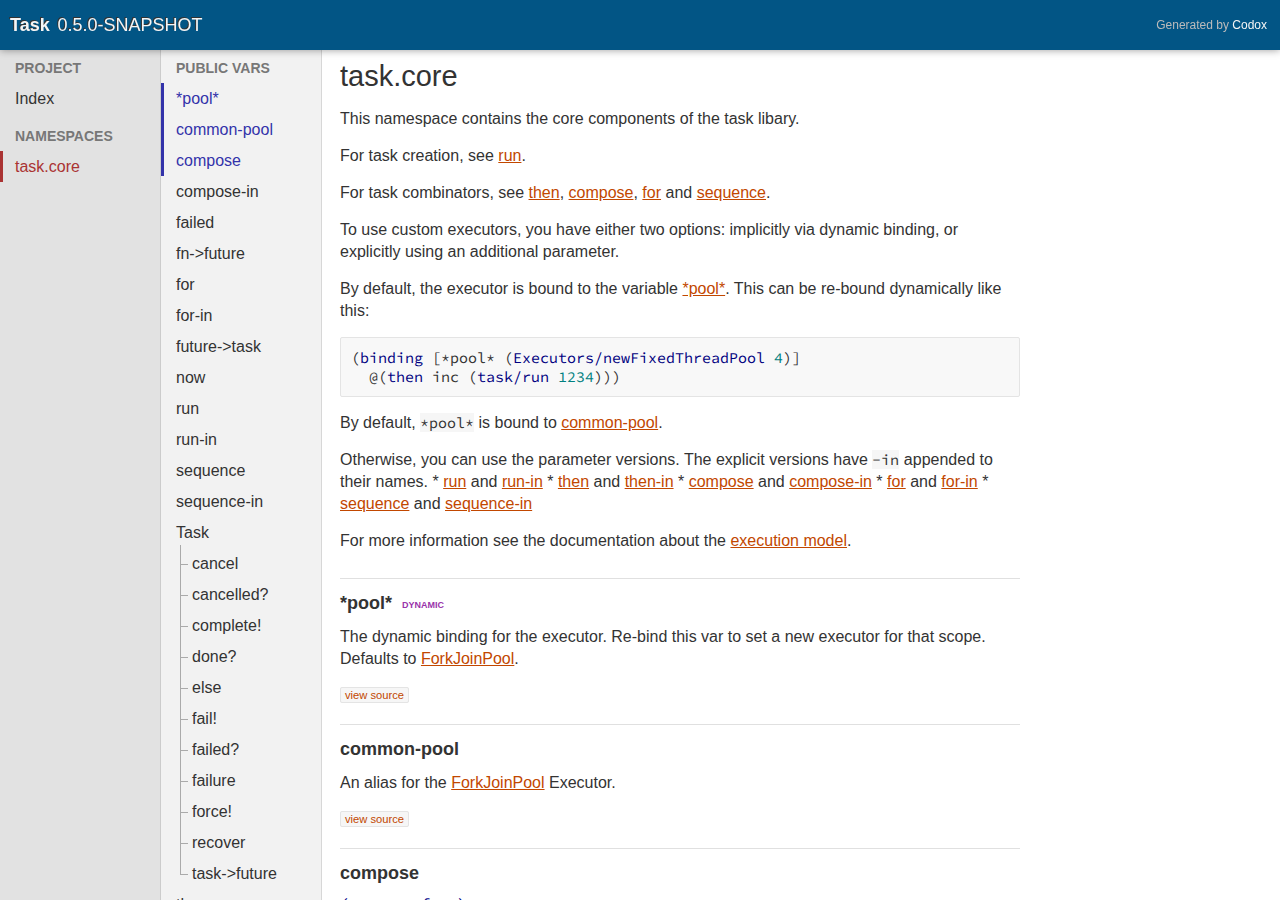
<file: docs/api/task.core.html>
<!DOCTYPE html PUBLIC ""
    "">
<html><head><meta charset="UTF-8" /><title>task.core documentation</title><link rel="stylesheet" type="text/css" href="css/default.css" /><link rel="stylesheet" type="text/css" href="css/highlight.css" /><script type="text/javascript" src="js/highlight.min.js"></script><script type="text/javascript" src="js/jquery.min.js"></script><script type="text/javascript" src="js/page_effects.js"></script><script>hljs.initHighlightingOnLoad();</script><link rel="stylesheet" type="text/css" href="css/kingfisher.css" /><link rel="stylesheet" type="text/css" href="https://fonts.googleapis.com/css?family=Open+Sans:400,400i,700|Source+Code+Pro" /></head><body><div id="header"><h2>Generated by <a href="https://github.com/weavejester/codox">Codox</a></h2><h1><a href="index.html"><span class="project-title"><span class="project-name">Task</span> <span class="project-version">0.5.0-SNAPSHOT</span></span></a></h1></div><div class="sidebar primary"><h3 class="no-link"><span class="inner">Project</span></h3><ul class="index-link"><li class="depth-1 "><a href="index.html"><div class="inner">Index</div></a></li></ul><h3 class="no-link"><span class="inner">Namespaces</span></h3><ul><li class="depth-1 current"><a href="task.core.html"><div class="inner"><span>task.core</span></div></a></li></ul></div><div class="sidebar secondary"><h3><a href="#top"><span class="inner">Public Vars</span></a></h3><ul><li class="depth-1"><a href="task.core.html#var-*pool*"><div class="inner"><span>*pool*</span></div></a></li><li class="depth-1"><a href="task.core.html#var-common-pool"><div class="inner"><span>common-pool</span></div></a></li><li class="depth-1"><a href="task.core.html#var-compose"><div class="inner"><span>compose</span></div></a></li><li class="depth-1"><a href="task.core.html#var-compose-in"><div class="inner"><span>compose-in</span></div></a></li><li class="depth-1"><a href="task.core.html#var-failed"><div class="inner"><span>failed</span></div></a></li><li class="depth-1"><a href="task.core.html#var-fn-.3Efuture"><div class="inner"><span>fn-&gt;future</span></div></a></li><li class="depth-1"><a href="task.core.html#var-for"><div class="inner"><span>for</span></div></a></li><li class="depth-1"><a href="task.core.html#var-for-in"><div class="inner"><span>for-in</span></div></a></li><li class="depth-1"><a href="task.core.html#var-future-.3Etask"><div class="inner"><span>future-&gt;task</span></div></a></li><li class="depth-1"><a href="task.core.html#var-now"><div class="inner"><span>now</span></div></a></li><li class="depth-1"><a href="task.core.html#var-run"><div class="inner"><span>run</span></div></a></li><li class="depth-1"><a href="task.core.html#var-run-in"><div class="inner"><span>run-in</span></div></a></li><li class="depth-1"><a href="task.core.html#var-sequence"><div class="inner"><span>sequence</span></div></a></li><li class="depth-1"><a href="task.core.html#var-sequence-in"><div class="inner"><span>sequence-in</span></div></a></li><li class="depth-1"><a href="task.core.html#var-Task"><div class="inner"><span>Task</span></div></a></li><li class="depth-2 branch"><a href="task.core.html#var-cancel"><div class="inner"><span class="tree"><span class="top"></span><span class="bottom"></span></span><span>cancel</span></div></a></li><li class="depth-2 branch"><a href="task.core.html#var-cancelled.3F"><div class="inner"><span class="tree"><span class="top"></span><span class="bottom"></span></span><span>cancelled?</span></div></a></li><li class="depth-2 branch"><a href="task.core.html#var-complete.21"><div class="inner"><span class="tree"><span class="top"></span><span class="bottom"></span></span><span>complete!</span></div></a></li><li class="depth-2 branch"><a href="task.core.html#var-done.3F"><div class="inner"><span class="tree"><span class="top"></span><span class="bottom"></span></span><span>done?</span></div></a></li><li class="depth-2 branch"><a href="task.core.html#var-else"><div class="inner"><span class="tree"><span class="top"></span><span class="bottom"></span></span><span>else</span></div></a></li><li class="depth-2 branch"><a href="task.core.html#var-fail.21"><div class="inner"><span class="tree"><span class="top"></span><span class="bottom"></span></span><span>fail!</span></div></a></li><li class="depth-2 branch"><a href="task.core.html#var-failed.3F"><div class="inner"><span class="tree"><span class="top"></span><span class="bottom"></span></span><span>failed?</span></div></a></li><li class="depth-2 branch"><a href="task.core.html#var-failure"><div class="inner"><span class="tree"><span class="top"></span><span class="bottom"></span></span><span>failure</span></div></a></li><li class="depth-2 branch"><a href="task.core.html#var-force.21"><div class="inner"><span class="tree"><span class="top"></span><span class="bottom"></span></span><span>force!</span></div></a></li><li class="depth-2 branch"><a href="task.core.html#var-recover"><div class="inner"><span class="tree"><span class="top"></span><span class="bottom"></span></span><span>recover</span></div></a></li><li class="depth-2"><a href="task.core.html#var-task-.3Efuture"><div class="inner"><span class="tree"><span class="top"></span><span class="bottom"></span></span><span>task-&gt;future</span></div></a></li><li class="depth-1"><a href="task.core.html#var-then"><div class="inner"><span>then</span></div></a></li><li class="depth-1"><a href="task.core.html#var-then-in"><div class="inner"><span>then-in</span></div></a></li><li class="depth-1"><a href="task.core.html#var-traverse"><div class="inner"><span>traverse</span></div></a></li><li class="depth-1"><a href="task.core.html#var-traverse-in"><div class="inner"><span>traverse-in</span></div></a></li><li class="depth-1"><a href="task.core.html#var-void"><div class="inner"><span>void</span></div></a></li></ul></div><div class="namespace-docs" id="content"><h1 class="anchor" id="top">task.core</h1><div class="doc"><div class="markdown"><p>This namespace contains the core components of the task libary.</p>
<p>For task creation, see <a href="task.core.html#var-run">run</a>.</p>
<p>For task combinators, see <a href="task.core.html#var-then">then</a>, <a href="task.core.html#var-compose">compose</a>, <a href="task.core.html#var-for">for</a> and <a href="task.core.html#var-sequence">sequence</a>.</p>
<p>To use custom executors, you have either two options: implicitly via dynamic binding, or explicitly using an additional parameter.</p>
<p>By default, the executor is bound to the variable <a href="task.core.html#var-*pool*">*pool*</a>. This can be re-bound dynamically  like this:</p>
<pre><code class="clojure">(binding [*pool* (Executors/newFixedThreadPool 4)]
  @(then inc (task/run 1234)))
</code></pre>
<p>By default, <code>*pool*</code> is bound to <a href="task.core.html#var-common-pool">common-pool</a>.</p>
<p>Otherwise, you can use the parameter versions. The explicit versions have <code>-in</code> appended to their names.  * <a href="task.core.html#var-run">run</a> and <a href="task.core.html#var-run-in">run-in</a>  * <a href="task.core.html#var-then">then</a> and <a href="task.core.html#var-then-in">then-in</a>  * <a href="task.core.html#var-compose">compose</a> and <a href="task.core.html#var-compose-in">compose-in</a>  * <a href="task.core.html#var-for">for</a> and <a href="task.core.html#var-for-in">for-in</a>  * <a href="task.core.html#var-sequence">sequence</a> and <a href="task.core.html#var-sequence-in">sequence-in</a></p>
<p>For more information see the documentation about the <a href="./03-executors.html">execution model</a>.</p></div></div><div class="public anchor" id="var-*pool*"><h3>*pool*</h3><h4 class="dynamic">dynamic</h4><div class="usage"></div><div class="doc"><div class="markdown"><p>The dynamic binding for the executor. Re-bind this var to set a new executor for that scope. Defaults to <a href="https://docs.oracle.com/javase/8/docs/api/java/util/concurrent/ForkJoinPool.html">ForkJoinPool</a>.</p></div></div><div class="src-link"><a href="https://github.com/ane/task/blob/master/src/main/clj/task/core.clj#L104">view source</a></div></div><div class="public anchor" id="var-common-pool"><h3>common-pool</h3><div class="usage"></div><div class="doc"><div class="markdown"><p>An alias for the <a href="https://docs.oracle.com/javase/8/docs/api/java/util/concurrent/ForkJoinPool.html">ForkJoinPool</a> Executor.</p></div></div><div class="src-link"><a href="https://github.com/ane/task/blob/master/src/main/clj/task/core.clj#L100">view source</a></div></div><div class="public anchor" id="var-compose"><h3>compose</h3><div class="usage"><code>(compose func)</code><code>(compose func task)</code><code>(compose func task &amp; more)</code></div><div class="doc"><div class="markdown"><p>Chain two tasks together. Applies <code>func</code>, which is a function returning a task, to the result of <code>task</code>. This returns a new task.</p>
<p>Should be used when the function to <a href="task.core.html#var-then">then</a> returns a task, which would otherwise result in a task inside a task.</p>
<p>With one argument, create a function that accepts a task. With two args, apply <code>func</code> to <code>task</code> directly. With more than two args, return a task that completes with a list of <code>func</code> composed with the results.</p>
<p>By default, it uses the executor bound to <a href="task.core.html#var-*pool*">*pool*</a>.</p>
<p>See also <a href="task.core.html#var-compose-in">compose-in</a>.</p></div></div><div class="src-link"><a href="https://github.com/ane/task/blob/master/src/main/clj/task/core.clj#L186">view source</a></div></div><div class="public anchor" id="var-compose-in"><h3>compose-in</h3><div class="usage"><code>(compose-in executor f)</code><code>(compose-in executor f task)</code><code>(compose-in executor f task &amp; more)</code></div><div class="doc"><div class="markdown"><p>Like <a href="task.core.html#var-compose">compose</a>, but use the explicit executor given in <code>executor</code>.</p></div></div><div class="src-link"><a href="https://github.com/ane/task/blob/master/src/main/clj/task/core.clj#L176">view source</a></div></div><div class="public anchor" id="var-failed"><h3>failed</h3><div class="usage"><code>(failed t)</code></div><div class="doc"><div class="markdown"><p>Create a new task that fails with <code>t</code>.</p></div></div><div class="src-link"><a href="https://github.com/ane/task/blob/master/src/main/clj/task/core.clj#L260">view source</a></div></div><div class="public anchor" id="var-fn-.3Efuture"><h3>fn-&gt;future</h3><div class="usage"><code>(fn-&gt;future func &amp; [executor])</code></div><div class="doc"><div class="markdown"><p>Convert any function into a CompletableFuture.</p></div></div><div class="src-link"><a href="https://github.com/ane/task/blob/master/src/main/clj/task/core.clj#L114">view source</a></div></div><div class="public anchor" id="var-for"><h3>for</h3><h4 class="type">macro</h4><div class="usage"><code>(for bindings &amp; body)</code></div><div class="doc"><div class="markdown"><p>Chain multiple tasks together. Returns a new task that evaluates when all the tasks are ready together. The task evaluates to <code>body</code>. Uses the executor bound to <a href="task.core.html#var-*pool*">*pool*</a> by default.</p></div></div><div class="src-link"><a href="https://github.com/ane/task/blob/master/src/main/clj/task/core.clj#L222">view source</a></div></div><div class="public anchor" id="var-for-in"><h3>for-in</h3><h4 class="type">macro</h4><div class="usage"><code>(for-in executor bindings &amp; body)</code></div><div class="doc"><div class="markdown"><p>Chain multiple tasks together. Returns a new task that evaluates when all the tasks are ready together. The task evaluates to <code>body</code>. Uses the <code>executor</code> executor.</p></div></div><div class="src-link"><a href="https://github.com/ane/task/blob/master/src/main/clj/task/core.clj#L229">view source</a></div></div><div class="public anchor" id="var-future-.3Etask"><h3>future-&gt;task</h3><div class="usage"><code>(future-&gt;task fut)</code></div><div class="doc"><div class="markdown"><p>Convert a CompletableFuture into a Task.</p></div></div><div class="src-link"><a href="https://github.com/ane/task/blob/master/src/main/clj/task/core.clj#L67">view source</a></div></div><div class="public anchor" id="var-now"><h3>now</h3><div class="usage"><code>(now value)</code></div><div class="doc"><div class="markdown"><p>Create a task that completes immediately with <code>value</code>.</p></div></div><div class="src-link"><a href="https://github.com/ane/task/blob/master/src/main/clj/task/core.clj#L109">view source</a></div></div><div class="public anchor" id="var-run"><h3>run</h3><h4 class="type">macro</h4><div class="usage"><code>(run &amp; body)</code></div><div class="doc"><div class="markdown"><p>Create a task. Runs <code>body</code> according to the execution model. Produces a <a href="task.core.html#var-Task">Task</a> that evaluates to the result of <code>body</code>.</p>
<p>This <em>may</em> mean running in another thread.  The default behaviour is the executor bound to <a href="task.core.html#var-*pool*">*pool*</a> which <code>body</code> inside  the <a href="https://docs.oracle.com/javase/8/docs/api/java/util/concurrent/ForkJoinPool.html">ForkJoinPool</a>  executor.</p></div></div><div class="src-link"><a href="https://github.com/ane/task/blob/master/src/main/clj/task/core.clj#L119">view source</a></div></div><div class="public anchor" id="var-run-in"><h3>run-in</h3><h4 class="type">macro</h4><div class="usage"><code>(run-in executor &amp; body)</code></div><div class="doc"><div class="markdown"><p>Execute <code>body</code> inside the supplied <a href="https://docs.oracle.com/javase/8/docs/api/java/util/concurrent/ExecutorService.html">ExecutorServce</a>.</p></div></div><div class="src-link"><a href="https://github.com/ane/task/blob/master/src/main/clj/task/core.clj#L129">view source</a></div></div><div class="public anchor" id="var-sequence"><h3>sequence</h3><div class="usage"><code>(sequence tasks)</code></div><div class="doc"><div class="markdown"><p>Turn a sequence of tasks into a task of a sequence. Returns a new task returning a vector of all the results of each task. The task evaluates when all the tasks evaluate.</p>
<p>Rebind <a href="task.core.html#var-*pool*">*pool*</a> to change the executor.</p></div></div><div class="src-link"><a href="https://github.com/ane/task/blob/master/src/main/clj/task/core.clj#L252">view source</a></div></div><div class="public anchor" id="var-sequence-in"><h3>sequence-in</h3><div class="usage"><code>(sequence-in executor tasks)</code></div><div class="doc"><div class="markdown"><p>Like <a href="task.core.html#var-sequence">sequence</a>, but pass explicit <code>executor</code>.</p></div></div><div class="src-link"><a href="https://github.com/ane/task/blob/master/src/main/clj/task/core.clj#L241">view source</a></div></div><div class="public anchor" id="var-Task"><h3>Task</h3><h4 class="type">protocol</h4><div class="usage"></div><div class="doc"><div class="markdown"></div></div><div class="members"><h4>members</h4><div class="inner"><div class="public anchor" id="var-cancel"><h3>cancel</h3><div class="usage"><code>(cancel this)</code></div><div class="doc"><div class="markdown"><p>Attempt to cancel the future, returns true if it cancelled.</p></div></div></div><div class="public anchor" id="var-cancelled.3F"><h3>cancelled?</h3><div class="usage"><code>(cancelled? this)</code></div><div class="doc"><div class="markdown"><p>Was the task cancelled?</p></div></div></div><div class="public anchor" id="var-complete.21"><h3>complete!</h3><div class="usage"><code>(complete! this)</code><code>(complete! this value)</code></div><div class="doc"><div class="markdown"><p>Complete the task with some value if it hasn’t completed already.</p></div></div></div><div class="public anchor" id="var-done.3F"><h3>done?</h3><div class="usage"><code>(done? this)</code></div><div class="doc"><div class="markdown"><p>Has the task completed in any fashion?</p></div></div></div><div class="public anchor" id="var-else"><h3>else</h3><div class="usage"><code>(else this value)</code></div><div class="doc"><div class="markdown"><p>Get the value of the task if it’s complete. Otherwise return <code>value</code>. This is non-blocking.</p></div></div></div><div class="public anchor" id="var-fail.21"><h3>fail!</h3><div class="usage"><code>(fail! this throwable)</code></div><div class="doc"><div class="markdown"><p>Force the task to fail with <code>throwable</code> whether or not already completed.</p></div></div></div><div class="public anchor" id="var-failed.3F"><h3>failed?</h3><div class="usage"><code>(failed? this)</code></div><div class="doc"><div class="markdown"><p>Did the task complete with an exception of any kind?</p></div></div></div><div class="public anchor" id="var-failure"><h3>failure</h3><div class="usage"><code>(failure this)</code></div><div class="doc"><div class="markdown"><p>If the task has completed exceptionally, get the Throwable that produced the exceptional completion.</p></div></div></div><div class="public anchor" id="var-force.21"><h3>force!</h3><div class="usage"><code>(force! this value)</code></div><div class="doc"><div class="markdown"><p>Force the task to return <code>value</code> whether or not already completed.</p></div></div></div><div class="public anchor" id="var-recover"><h3>recover</h3><div class="usage"><code>(recover this f)</code></div><div class="doc"><div class="markdown"><p>Recover possible failures in <code>task</code>. Returns a new task. This task evaluates to two possible values. If the task completes with an exception, this exception is passed to <code>func</code>, and the task evaluates to its result. If the task completes normally, the task will evaluate to that result.</p></div></div></div><div class="public anchor" id="var-task-.3Efuture"><h3>task-&gt;future</h3><div class="usage"><code>(task-&gt;future this)</code></div><div class="doc"><div class="markdown"><p>Convert this task into a CompletableFuture.</p></div></div></div></div></div><div class="src-link"><a href="https://github.com/ane/task/blob/master/src/main/clj/task/core.clj#L49">view source</a></div></div><div class="public anchor" id="var-then"><h3>then</h3><div class="usage"><code>(then func)</code><code>(then func task)</code><code>(then func task &amp; more)</code></div><div class="doc"><div class="markdown"><p>Apply a function to the result of <code>task</code>. Returns a new task.</p>
<p>With one argument, creates a function that accepts a task, and applies <code>func</code> on that task.</p>
<p>With two arguments, applies <code>func</code> to <code>task</code>.</p>
<p>With more than two arguments, returns a task of a vector with all the results of <code>func</code> applied to the arguments. </p>
<p>By default, it uses the executor bound to <a href="task.core.html#var-*pool*">*pool*</a>.</p>
<p>See <a href="task.core.html#var-then-in">then-in</a>.</p></div></div><div class="src-link"><a href="https://github.com/ane/task/blob/master/src/main/clj/task/core.clj#L159">view source</a></div></div><div class="public anchor" id="var-then-in"><h3>then-in</h3><div class="usage"><code>(then-in executor f)</code><code>(then-in executor f task)</code><code>(then-in executor f task &amp; more)</code></div><div class="doc"><div class="markdown"><p>Like <a href="task.core.html#var-then">then</a>, but use the explicit executor given in <code>executor</code>.</p></div></div><div class="src-link"><a href="https://github.com/ane/task/blob/master/src/main/clj/task/core.clj#L149">view source</a></div></div><div class="public anchor" id="var-traverse"><h3>traverse</h3><div class="usage"><code>(traverse xs f)</code></div><div class="doc"><div class="markdown"><p>Map over a sequence with a function that produces a task, and capture the result of the whole operation in a task. Given <code>f</code> which is a function from something to a task, <code>traverse</code> produces a task that evaluates into a list as if f were <code>map</code>d over it.</p></div></div><div class="src-link"><a href="https://github.com/ane/task/blob/master/src/main/clj/task/core.clj#L278">view source</a></div></div><div class="public anchor" id="var-traverse-in"><h3>traverse-in</h3><div class="usage"><code>(traverse-in executor xs f)</code></div><div class="doc"><div class="markdown"><p>Like <a href="task.core.html#var-traverse">traverse</a> but with explicit executor.</p></div></div><div class="src-link"><a href="https://github.com/ane/task/blob/master/src/main/clj/task/core.clj#L267">view source</a></div></div><div class="public anchor" id="var-void"><h3>void</h3><div class="usage"><code>(void)</code></div><div class="doc"><div class="markdown"><p>Create an incomplete task with nothing in it which will never complete.</p></div></div><div class="src-link"><a href="https://github.com/ane/task/blob/master/src/main/clj/task/core.clj#L236">view source</a></div></div></div></body></html>
</file>
<file: docs/api/css/default.css>
body {
    font-family: Helvetica, Arial, sans-serif;
    font-size: 15px;
}

pre, code {
    font-family: Monaco, DejaVu Sans Mono, Consolas, monospace;
    font-size: 9pt;
    margin: 15px 0;
}

h1 {
    font-weight: normal;
    font-size: 29px;
    margin: 10px 0 2px 0;
    padding: 0;
}

h2 {
    font-weight: normal;
    font-size: 25px;
}

h5.license {
    margin: 9px 0 22px 0;
    color: #555;
    font-weight: normal;
    font-size: 12px;
    font-style: italic;
}

.document h1, .namespace-index h1 {
    font-size: 32px;
    margin-top: 12px;
}

#header, #content, .sidebar {
    position: fixed;
}

#header {
    top: 0;
    left: 0;
    right: 0;
    height: 22px;
    color: #f5f5f5;
    padding: 5px 7px;
}

#content {
    top: 32px;
    right: 0;
    bottom: 0;
    overflow: auto;
    background: #fff;
    color: #333;
    padding: 0 18px;
}

.sidebar {
    position: fixed;
    top: 32px;
    bottom: 0;
    overflow: auto;
}

.sidebar.primary {
    background: #e2e2e2;
    border-right: solid 1px #cccccc;
    left: 0;
    width: 250px;
}

.sidebar.secondary {
    background: #f2f2f2;
    border-right: solid 1px #d7d7d7;
    left: 251px;
    width: 200px;
}

#content.namespace-index, #content.document {
    left: 251px;
}

#content.namespace-docs {
    left: 452px;
}

#content.document {
    padding-bottom: 10%;
}

#header {
    background: #3f3f3f;
    box-shadow: 0 0 8px rgba(0, 0, 0, 0.4);
    z-index: 100;
}

#header h1 {
    margin: 0;
    padding: 0;
    font-size: 18px;
    font-weight: lighter;
    text-shadow: -1px -1px 0px #333;
}

#header h1 .project-version {
    font-weight: normal;
}

.project-version {
    padding-left: 0.15em;
}

#header a, .sidebar a {
    display: block;
    text-decoration: none;
}

#header a {
    color: #f5f5f5;
}

.sidebar a {
    color: #333;
}

#header h2 {
    float: right;
    font-size: 9pt;
    font-weight: normal;
    margin: 4px 3px;
    padding: 0;
    color: #bbb;
}

#header h2 a {
    display: inline;
}

.sidebar h3 {
    margin: 0;
    padding: 10px 13px 0 13px;
    font-size: 19px;
    font-weight: lighter;
}

.sidebar h3 a {
    color: #444;
}

.sidebar h3.no-link {
    color: #636363;
}

.sidebar ul {
    padding: 7px 0 6px 0;
    margin: 0;
}

.sidebar ul.index-link {
    padding-bottom: 4px;
}

.sidebar li {
    display: block;
    vertical-align: middle;
}

.sidebar li a, .sidebar li .no-link {
    border-left: 3px solid transparent;
    padding: 0 10px;
    white-space: nowrap;
}

.sidebar li .no-link {
    display: block;
    color: #777;
    font-style: italic;
}

.sidebar li .inner {
    display: inline-block;
    padding-top: 7px;
    height: 24px;
}

.sidebar li a, .sidebar li .tree {
    height: 31px;
}

.depth-1 .inner { padding-left: 2px; }
.depth-2 .inner { padding-left: 6px; }
.depth-3 .inner { padding-left: 20px; }
.depth-4 .inner { padding-left: 34px; }
.depth-5 .inner { padding-left: 48px; }
.depth-6 .inner { padding-left: 62px; }

.sidebar li .tree {
    display: block;
    float: left;
    position: relative;
    top: -10px;
    margin: 0 4px 0 0;
    padding: 0;
}

.sidebar li.depth-1 .tree {
    display: none;
}

.sidebar li .tree .top, .sidebar li .tree .bottom {
    display: block;
    margin: 0;
    padding: 0;
    width: 7px;
}

.sidebar li .tree .top {
    border-left: 1px solid #aaa;
    border-bottom: 1px solid #aaa;
    height: 19px;
}

.sidebar li .tree .bottom {
    height: 22px;
}

.sidebar li.branch .tree .bottom {
    border-left: 1px solid #aaa;
}

.sidebar.primary li.current a {
    border-left: 3px solid #a33;
    color: #a33;
}

.sidebar.secondary li.current a {
    border-left: 3px solid #33a;
    color: #33a;
}

.namespace-index h2 {
    margin: 30px 0 0 0;
}

.namespace-index h3 {
    font-size: 16px;
    font-weight: bold;
    margin-bottom: 0;
}

.namespace-index .topics {
    padding-left: 30px;
    margin: 11px 0 0 0;
}

.namespace-index .topics li {
    padding: 5px 0;
}

.namespace-docs h3 {
    font-size: 18px;
    font-weight: bold;
}

.public h3 {
    margin: 0;
    float: left;
}

.usage {
    clear: both;
}

.public {
    margin: 0;
    border-top: 1px solid #e0e0e0;
    padding-top: 14px;
    padding-bottom: 6px;
}

.public:last-child {
    margin-bottom: 20%;
}

.members .public:last-child {
    margin-bottom: 0;
}

.members {
    margin: 15px 0;
}

.members h4 {
    color: #555;
    font-weight: normal;
    font-variant: small-caps;
    margin: 0 0 5px 0;
}

.members .inner {
    padding-top: 5px;
    padding-left: 12px;
    margin-top: 2px;
    margin-left: 7px;
    border-left: 1px solid #bbb;
}

#content .members .inner h3 {
    font-size: 12pt;
}

.members .public {
    border-top: none;
    margin-top: 0;
    padding-top: 6px;
    padding-bottom: 0;
}

.members .public:first-child {
    padding-top: 0;
}

h4.type,
h4.dynamic,
h4.added,
h4.deprecated {
    float: left;
    margin: 3px 10px 15px 0;
    font-size: 15px;
    font-weight: bold;
    font-variant: small-caps;
}

.public h4.type,
.public h4.dynamic,
.public h4.added,
.public h4.deprecated {
    font-size: 13px;
    font-weight: bold;
    margin: 3px 0 0 10px;
}

.members h4.type,
.members h4.added,
.members h4.deprecated {
    margin-top: 1px;
}

h4.type {
    color: #717171;
}

h4.dynamic {
    color: #9933aa;
}

h4.added {
    color: #508820;
}

h4.deprecated {
    color: #880000;
}

.namespace {
    margin-bottom: 30px;
}

.namespace:last-child {
    margin-bottom: 10%;
}

.index {
    padding: 0;
    font-size: 80%;
    margin: 15px 0;
    line-height: 16px;
}

.index * {
    display: inline;
}

.index p {
    padding-right: 3px;
}

.index li {
    padding-right: 5px;
}

.index ul {
    padding-left: 0;
}

.type-sig {
    clear: both;
    color: #088;
}

.type-sig pre {
    padding-top: 10px;
    margin: 0;
}

.usage code {
    display: block;
    color: #008;
    margin: 2px 0;
}

.usage code:first-child {
    padding-top: 10px;
}

p {
    margin: 15px 0;
}

.public p:first-child, .public pre.plaintext {
    margin-top: 12px;
}

.doc {
    margin: 0 0 26px 0;
    clear: both;
}

.public .doc {
    margin: 0;
}

.namespace-index .doc {
    margin-bottom: 20px;
}

.namespace-index .namespace .doc {
    margin-bottom: 10px;
}

.markdown p, .markdown li, .markdown dt, .markdown dd, .markdown td {
    line-height: 22px;
}

.markdown li {
    padding: 2px 0;
}

.markdown h2 {
    font-weight: normal;
    font-size: 25px;
    margin: 30px 0 10px 0;
}

.markdown h3 {
    font-weight: normal;
    font-size: 20px;
    margin: 30px 0 0 0;
}

.markdown h4 {
    font-size: 15px;
    margin: 22px 0 -4px 0;
}

.doc, .public, .namespace .index {
    max-width: 680px;
    overflow-x: visible;
}

.markdown pre > code {
    display: block;
    padding: 10px;
}

.markdown pre > code, .src-link a {
    border: 1px solid #e4e4e4;
    border-radius: 2px;
}

.markdown code:not(.hljs), .src-link a {
    background: #f6f6f6;
}

pre.deps {
    display: inline-block;
    margin: 0 10px;
    border: 1px solid #e4e4e4;
    border-radius: 2px;
    padding: 10px;
    background-color: #f6f6f6;
}

.markdown hr {
    border-style: solid;
    border-top: none;
    color: #ccc;
}

.doc ul, .doc ol {
    padding-left: 30px;
}

.doc table {
    border-collapse: collapse;
    margin: 0 10px;
}

.doc table td, .doc table th {
    border: 1px solid #dddddd;
    padding: 4px 6px;
}

.doc table th {
    background: #f2f2f2;
}

.doc dl {
    margin: 0 10px 20px 10px;
}

.doc dl dt {
    font-weight: bold;
    margin: 0;
    padding: 3px 0;
    border-bottom: 1px solid #ddd;
}

.doc dl dd {
    padding: 5px 0;
    margin: 0 0 5px 10px;
}

.doc abbr {
    border-bottom: 1px dotted #333;
    font-variant: none;
    cursor: help;
}

.src-link {
    margin-bottom: 15px;
}

.src-link a {
    font-size: 70%;
    padding: 1px 4px;
    text-decoration: none;
    color: #5555bb;
}
</file>
<file: docs/api/css/highlight.css>
/*
github.com style (c) Vasily Polovnyov <vast@whiteants.net>
*/

.hljs {
  display: block;
  overflow-x: auto;
  padding: 0.5em;
  color: #333;
  background: #f8f8f8;
}

.hljs-comment,
.hljs-quote {
  color: #998;
  font-style: italic;
}

.hljs-keyword,
.hljs-selector-tag,
.hljs-subst {
  color: #333;
  font-weight: bold;
}

.hljs-number,
.hljs-literal,
.hljs-variable,
.hljs-template-variable,
.hljs-tag .hljs-attr {
  color: #008080;
}

.hljs-string,
.hljs-doctag {
  color: #d14;
}

.hljs-title,
.hljs-section,
.hljs-selector-id {
  color: #900;
  font-weight: bold;
}

.hljs-subst {
  font-weight: normal;
}

.hljs-type,
.hljs-class .hljs-title {
  color: #458;
  font-weight: bold;
}

.hljs-tag,
.hljs-name,
.hljs-attribute {
  color: #000080;
  font-weight: normal;
}

.hljs-regexp,
.hljs-link {
  color: #009926;
}

.hljs-symbol,
.hljs-bullet {
  color: #990073;
}

.hljs-built_in,
.hljs-builtin-name {
  color: #0086b3;
}

.hljs-meta {
  color: #999;
  font-weight: bold;
}

.hljs-deletion {
  background: #fdd;
}

.hljs-addition {
  background: #dfd;
}

.hljs-emphasis {
  font-style: italic;
}

.hljs-strong {
  font-weight: bold;
}
</file>
<file: docs/api/css/kingfisher.css>
body {
    font-family: -apple-system, BlinkMacSystemFont, "Segoe UI", Helvetica, Arial, sans-serif, "Apple Color Emoji", "Segoe UI Emoji", "Segoe UI Symbol";
    font-size: 16px;
    color: #333;
}

#content a {
    color: #c24700;
}

#content a:visited {
    color: #823000;
}

pre, code {
    font-size: 15px;
    font-family: "Source Code Pro", Monaco, Consolas, monospace;
}

#header {
    background: #025585;
    padding: 10px;
    height: 30px;
}

#header h1 a {
    font-weight: bold;
}

#header h1 {
    margin-top: 5px;
}

#header h2 {
    margin-top: 8px;
}

.sidebar, #content {
    top: 50px;
}

.sidebar.primary h3.no-link, .sidebar.secondary h3 a {
    font-weight: bold;
    text-transform: uppercase;
    font-size: 14px;
    color: #777 !important;
    margin-left: 2px;
}
</file>
<file: docs/css/default.css>
body {
    font-family: Helvetica, Arial, sans-serif;
    font-size: 15px;
}

pre, code {
    font-family: Monaco, DejaVu Sans Mono, Consolas, monospace;
    font-size: 9pt;
    margin: 15px 0;
}

h1 {
    font-weight: normal;
    font-size: 29px;
    margin: 10px 0 2px 0;
    padding: 0;
}

h2 {
    font-weight: normal;
    font-size: 25px;
}

h5.license {
    margin: 9px 0 22px 0;
    color: #555;
    font-weight: normal;
    font-size: 12px;
    font-style: italic;
}

.document h1, .namespace-index h1 {
    font-size: 32px;
    margin-top: 12px;
}

#header, #content, .sidebar {
    position: fixed;
}

#header {
    top: 0;
    left: 0;
    right: 0;
    height: 22px;
    color: #f5f5f5;
    padding: 5px 7px;
}

#content {
    top: 32px;
    right: 0;
    bottom: 0;
    overflow: auto;
    background: #fff;
    color: #333;
    padding: 0 18px;
}

.sidebar {
    position: fixed;
    top: 32px;
    bottom: 0;
    overflow: auto;
}

.sidebar.primary {
    background: #e2e2e2;
    border-right: solid 1px #cccccc;
    left: 0;
    width: 250px;
}

.sidebar.secondary {
    background: #f2f2f2;
    border-right: solid 1px #d7d7d7;
    left: 251px;
    width: 200px;
}

#content.namespace-index, #content.document {
    left: 251px;
}

#content.namespace-docs {
    left: 452px;
}

#content.document {
    padding-bottom: 10%;
}

#header {
    background: #3f3f3f;
    box-shadow: 0 0 8px rgba(0, 0, 0, 0.4);
    z-index: 100;
}

#header h1 {
    margin: 0;
    padding: 0;
    font-size: 18px;
    font-weight: lighter;
    text-shadow: -1px -1px 0px #333;
}

#header h1 .project-version {
    font-weight: normal;
}

.project-version {
    padding-left: 0.15em;
}

#header a, .sidebar a {
    display: block;
    text-decoration: none;
}

#header a {
    color: #f5f5f5;
}

.sidebar a {
    color: #333;
}

#header h2 {
    float: right;
    font-size: 9pt;
    font-weight: normal;
    margin: 4px 3px;
    padding: 0;
    color: #bbb;
}

#header h2 a {
    display: inline;
}

.sidebar h3 {
    margin: 0;
    padding: 10px 13px 0 13px;
    font-size: 19px;
    font-weight: lighter;
}

.sidebar h3 a {
    color: #444;
}

.sidebar h3.no-link {
    color: #636363;
}

.sidebar ul {
    padding: 7px 0 6px 0;
    margin: 0;
}

.sidebar ul.index-link {
    padding-bottom: 4px;
}

.sidebar li {
    display: block;
    vertical-align: middle;
}

.sidebar li a, .sidebar li .no-link {
    border-left: 3px solid transparent;
    padding: 0 10px;
    white-space: nowrap;
}

.sidebar li .no-link {
    display: block;
    color: #777;
    font-style: italic;
}

.sidebar li .inner {
    display: inline-block;
    padding-top: 7px;
    height: 24px;
}

.sidebar li a, .sidebar li .tree {
    height: 31px;
}

.depth-1 .inner { padding-left: 2px; }
.depth-2 .inner { padding-left: 6px; }
.depth-3 .inner { padding-left: 20px; }
.depth-4 .inner { padding-left: 34px; }
.depth-5 .inner { padding-left: 48px; }
.depth-6 .inner { padding-left: 62px; }

.sidebar li .tree {
    display: block;
    float: left;
    position: relative;
    top: -10px;
    margin: 0 4px 0 0;
    padding: 0;
}

.sidebar li.depth-1 .tree {
    display: none;
}

.sidebar li .tree .top, .sidebar li .tree .bottom {
    display: block;
    margin: 0;
    padding: 0;
    width: 7px;
}

.sidebar li .tree .top {
    border-left: 1px solid #aaa;
    border-bottom: 1px solid #aaa;
    height: 19px;
}

.sidebar li .tree .bottom {
    height: 22px;
}

.sidebar li.branch .tree .bottom {
    border-left: 1px solid #aaa;
}

.sidebar.primary li.current a {
    border-left: 3px solid #a33;
    color: #a33;
}

.sidebar.secondary li.current a {
    border-left: 3px solid #33a;
    color: #33a;
}

.namespace-index h2 {
    margin: 30px 0 0 0;
}

.namespace-index h3 {
    font-size: 16px;
    font-weight: bold;
    margin-bottom: 0;
}

.namespace-index .topics {
    padding-left: 30px;
    margin: 11px 0 0 0;
}

.namespace-index .topics li {
    padding: 5px 0;
}

.namespace-docs h3 {
    font-size: 18px;
    font-weight: bold;
}

.public h3 {
    margin: 0;
    float: left;
}

.usage {
    clear: both;
}

.public {
    margin: 0;
    border-top: 1px solid #e0e0e0;
    padding-top: 14px;
    padding-bottom: 6px;
}

.public:last-child {
    margin-bottom: 20%;
}

.members .public:last-child {
    margin-bottom: 0;
}

.members {
    margin: 15px 0;
}

.members h4 {
    color: #555;
    font-weight: normal;
    font-variant: small-caps;
    margin: 0 0 5px 0;
}

.members .inner {
    padding-top: 5px;
    padding-left: 12px;
    margin-top: 2px;
    margin-left: 7px;
    border-left: 1px solid #bbb;
}

#content .members .inner h3 {
    font-size: 12pt;
}

.members .public {
    border-top: none;
    margin-top: 0;
    padding-top: 6px;
    padding-bottom: 0;
}

.members .public:first-child {
    padding-top: 0;
}

h4.type,
h4.dynamic,
h4.added,
h4.deprecated {
    float: left;
    margin: 3px 10px 15px 0;
    font-size: 15px;
    font-weight: bold;
    font-variant: small-caps;
}

.public h4.type,
.public h4.dynamic,
.public h4.added,
.public h4.deprecated {
    font-size: 13px;
    font-weight: bold;
    margin: 3px 0 0 10px;
}

.members h4.type,
.members h4.added,
.members h4.deprecated {
    margin-top: 1px;
}

h4.type {
    color: #717171;
}

h4.dynamic {
    color: #9933aa;
}

h4.added {
    color: #508820;
}

h4.deprecated {
    color: #880000;
}

.namespace {
    margin-bottom: 30px;
}

.namespace:last-child {
    margin-bottom: 10%;
}

.index {
    padding: 0;
    font-size: 80%;
    margin: 15px 0;
    line-height: 16px;
}

.index * {
    display: inline;
}

.index p {
    padding-right: 3px;
}

.index li {
    padding-right: 5px;
}

.index ul {
    padding-left: 0;
}

.type-sig {
    clear: both;
    color: #088;
}

.type-sig pre {
    padding-top: 10px;
    margin: 0;
}

.usage code {
    display: block;
    color: #008;
    margin: 2px 0;
}

.usage code:first-child {
    padding-top: 10px;
}

p {
    margin: 15px 0;
}

.public p:first-child, .public pre.plaintext {
    margin-top: 12px;
}

.doc {
    margin: 0 0 26px 0;
    clear: both;
}

.public .doc {
    margin: 0;
}

.namespace-index .doc {
    margin-bottom: 20px;
}

.namespace-index .namespace .doc {
    margin-bottom: 10px;
}

.markdown p, .markdown li, .markdown dt, .markdown dd, .markdown td {
    line-height: 22px;
}

.markdown li {
    padding: 2px 0;
}

.markdown h2 {
    font-weight: normal;
    font-size: 25px;
    margin: 30px 0 10px 0;
}

.markdown h3 {
    font-weight: normal;
    font-size: 20px;
    margin: 30px 0 0 0;
}

.markdown h4 {
    font-size: 15px;
    margin: 22px 0 -4px 0;
}

.doc, .public, .namespace .index {
    max-width: 680px;
    overflow-x: visible;
}

.markdown pre > code {
    display: block;
    padding: 10px;
}

.markdown pre > code, .src-link a {
    border: 1px solid #e4e4e4;
    border-radius: 2px;
}

.markdown code:not(.hljs), .src-link a {
    background: #f6f6f6;
}

pre.deps {
    display: inline-block;
    margin: 0 10px;
    border: 1px solid #e4e4e4;
    border-radius: 2px;
    padding: 10px;
    background-color: #f6f6f6;
}

.markdown hr {
    border-style: solid;
    border-top: none;
    color: #ccc;
}

.doc ul, .doc ol {
    padding-left: 30px;
}

.doc table {
    border-collapse: collapse;
    margin: 0 10px;
}

.doc table td, .doc table th {
    border: 1px solid #dddddd;
    padding: 4px 6px;
}

.doc table th {
    background: #f2f2f2;
}

.doc dl {
    margin: 0 10px 20px 10px;
}

.doc dl dt {
    font-weight: bold;
    margin: 0;
    padding: 3px 0;
    border-bottom: 1px solid #ddd;
}

.doc dl dd {
    padding: 5px 0;
    margin: 0 0 5px 10px;
}

.doc abbr {
    border-bottom: 1px dotted #333;
    font-variant: none;
    cursor: help;
}

.src-link {
    margin-bottom: 15px;
}

.src-link a {
    font-size: 70%;
    padding: 1px 4px;
    text-decoration: none;
    color: #5555bb;
}
</file>
<file: docs/css/highlight.css>
/*
github.com style (c) Vasily Polovnyov <vast@whiteants.net>
*/

.hljs {
  display: block;
  overflow-x: auto;
  padding: 0.5em;
  color: #333;
  background: #f8f8f8;
}

.hljs-comment,
.hljs-quote {
  color: #998;
  font-style: italic;
}

.hljs-keyword,
.hljs-selector-tag,
.hljs-subst {
  color: #333;
  font-weight: bold;
}

.hljs-number,
.hljs-literal,
.hljs-variable,
.hljs-template-variable,
.hljs-tag .hljs-attr {
  color: #008080;
}

.hljs-string,
.hljs-doctag {
  color: #d14;
}

.hljs-title,
.hljs-section,
.hljs-selector-id {
  color: #900;
  font-weight: bold;
}

.hljs-subst {
  font-weight: normal;
}

.hljs-type,
.hljs-class .hljs-title {
  color: #458;
  font-weight: bold;
}

.hljs-tag,
.hljs-name,
.hljs-attribute {
  color: #000080;
  font-weight: normal;
}

.hljs-regexp,
.hljs-link {
  color: #009926;
}

.hljs-symbol,
.hljs-bullet {
  color: #990073;
}

.hljs-built_in,
.hljs-builtin-name {
  color: #0086b3;
}

.hljs-meta {
  color: #999;
  font-weight: bold;
}

.hljs-deletion {
  background: #fdd;
}

.hljs-addition {
  background: #dfd;
}

.hljs-emphasis {
  font-style: italic;
}

.hljs-strong {
  font-weight: bold;
}
</file>
<file: docs/css/kingfisher.css>
body {
    font-family: -apple-system, BlinkMacSystemFont, "Segoe UI", Helvetica, Arial, sans-serif, "Apple Color Emoji", "Segoe UI Emoji", "Segoe UI Symbol";
    font-size: 16px;
    color: #333;
}

#content a {
    color: #c24700;
}

#content a:visited {
    color: #823000;
}

pre, code {
    font-size: 15px;
    font-family: "Source Code Pro", Monaco, Consolas, monospace;
}

#header {
    background: #025585;
    padding: 10px;
    height: 30px;
}

#header h1 a {
    font-weight: bold;
}

#header h1 {
    margin-top: 5px;
}

#header h2 {
    margin-top: 8px;
}

.sidebar, #content {
    top: 50px;
}

.sidebar.primary h3.no-link, .sidebar.secondary h3 a {
    font-weight: bold;
    text-transform: uppercase;
    font-size: 14px;
    color: #777 !important;
    margin-left: 2px;
}
</file>
